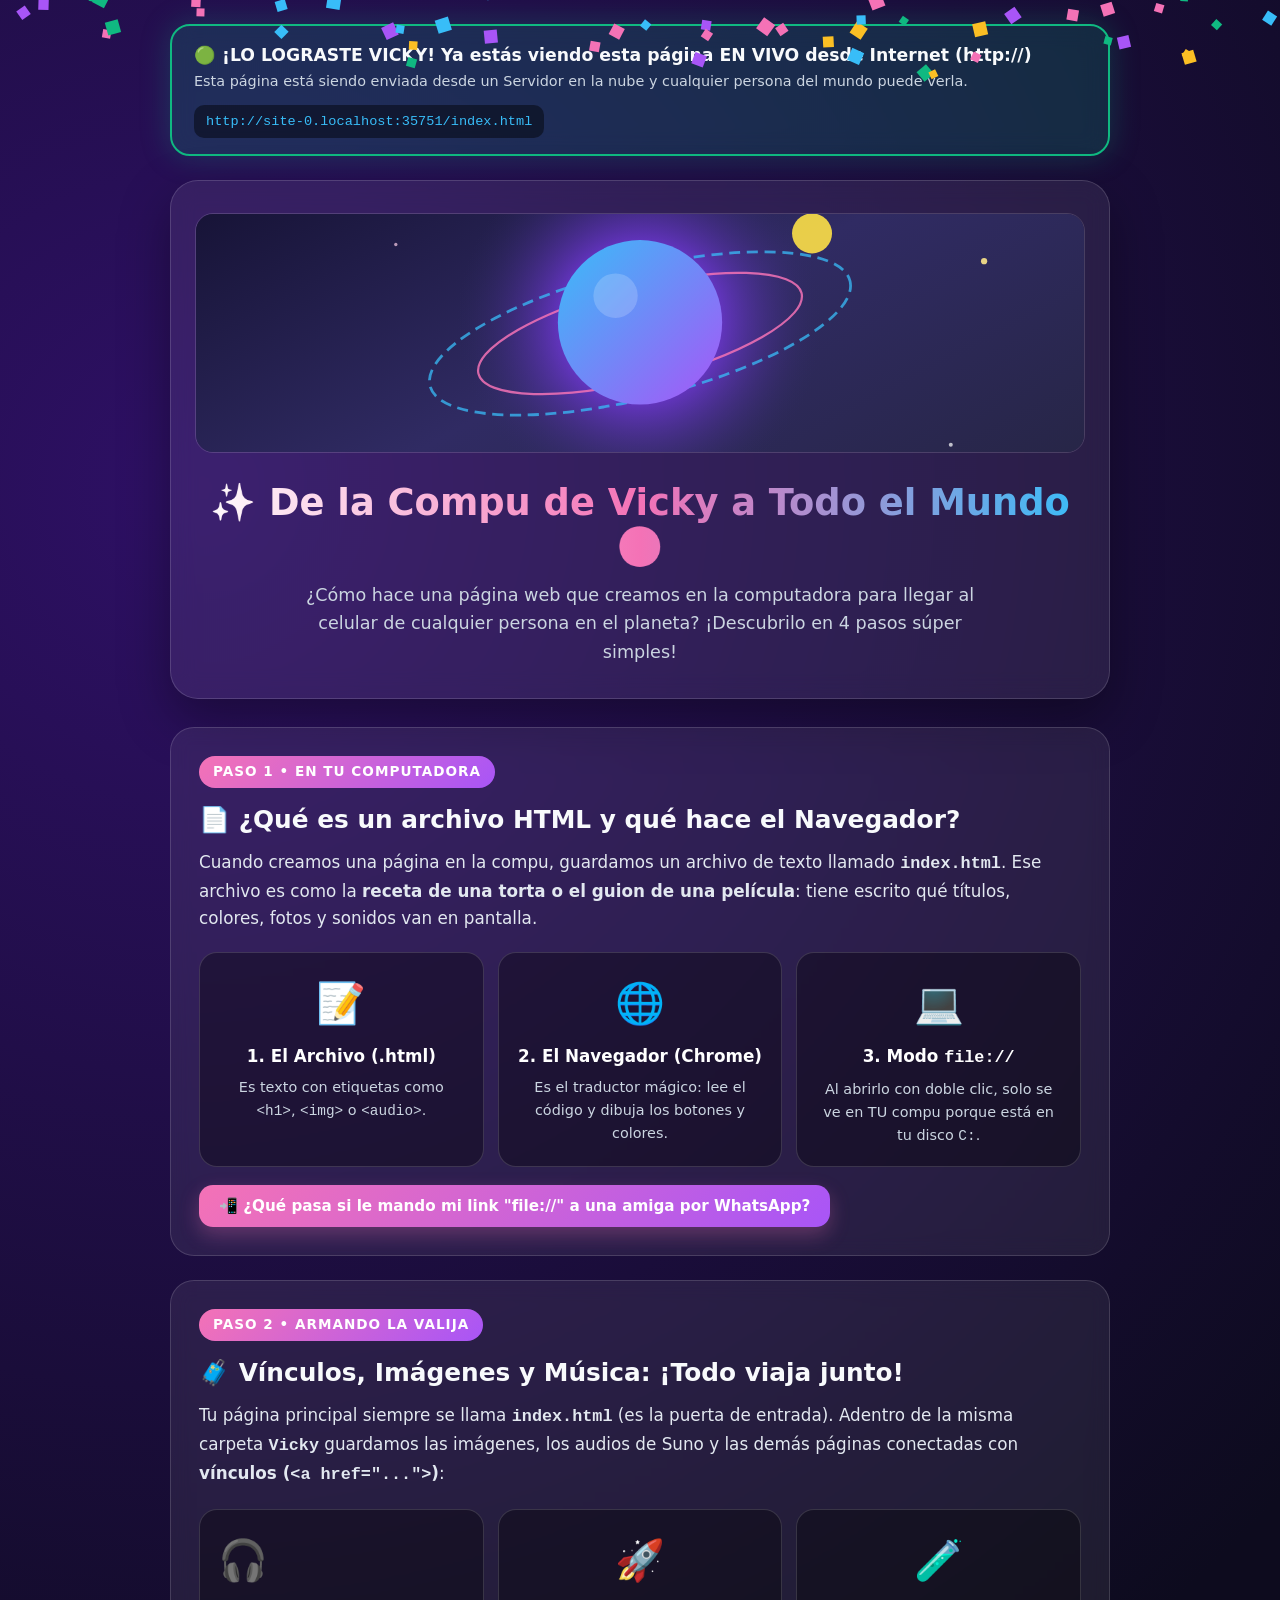
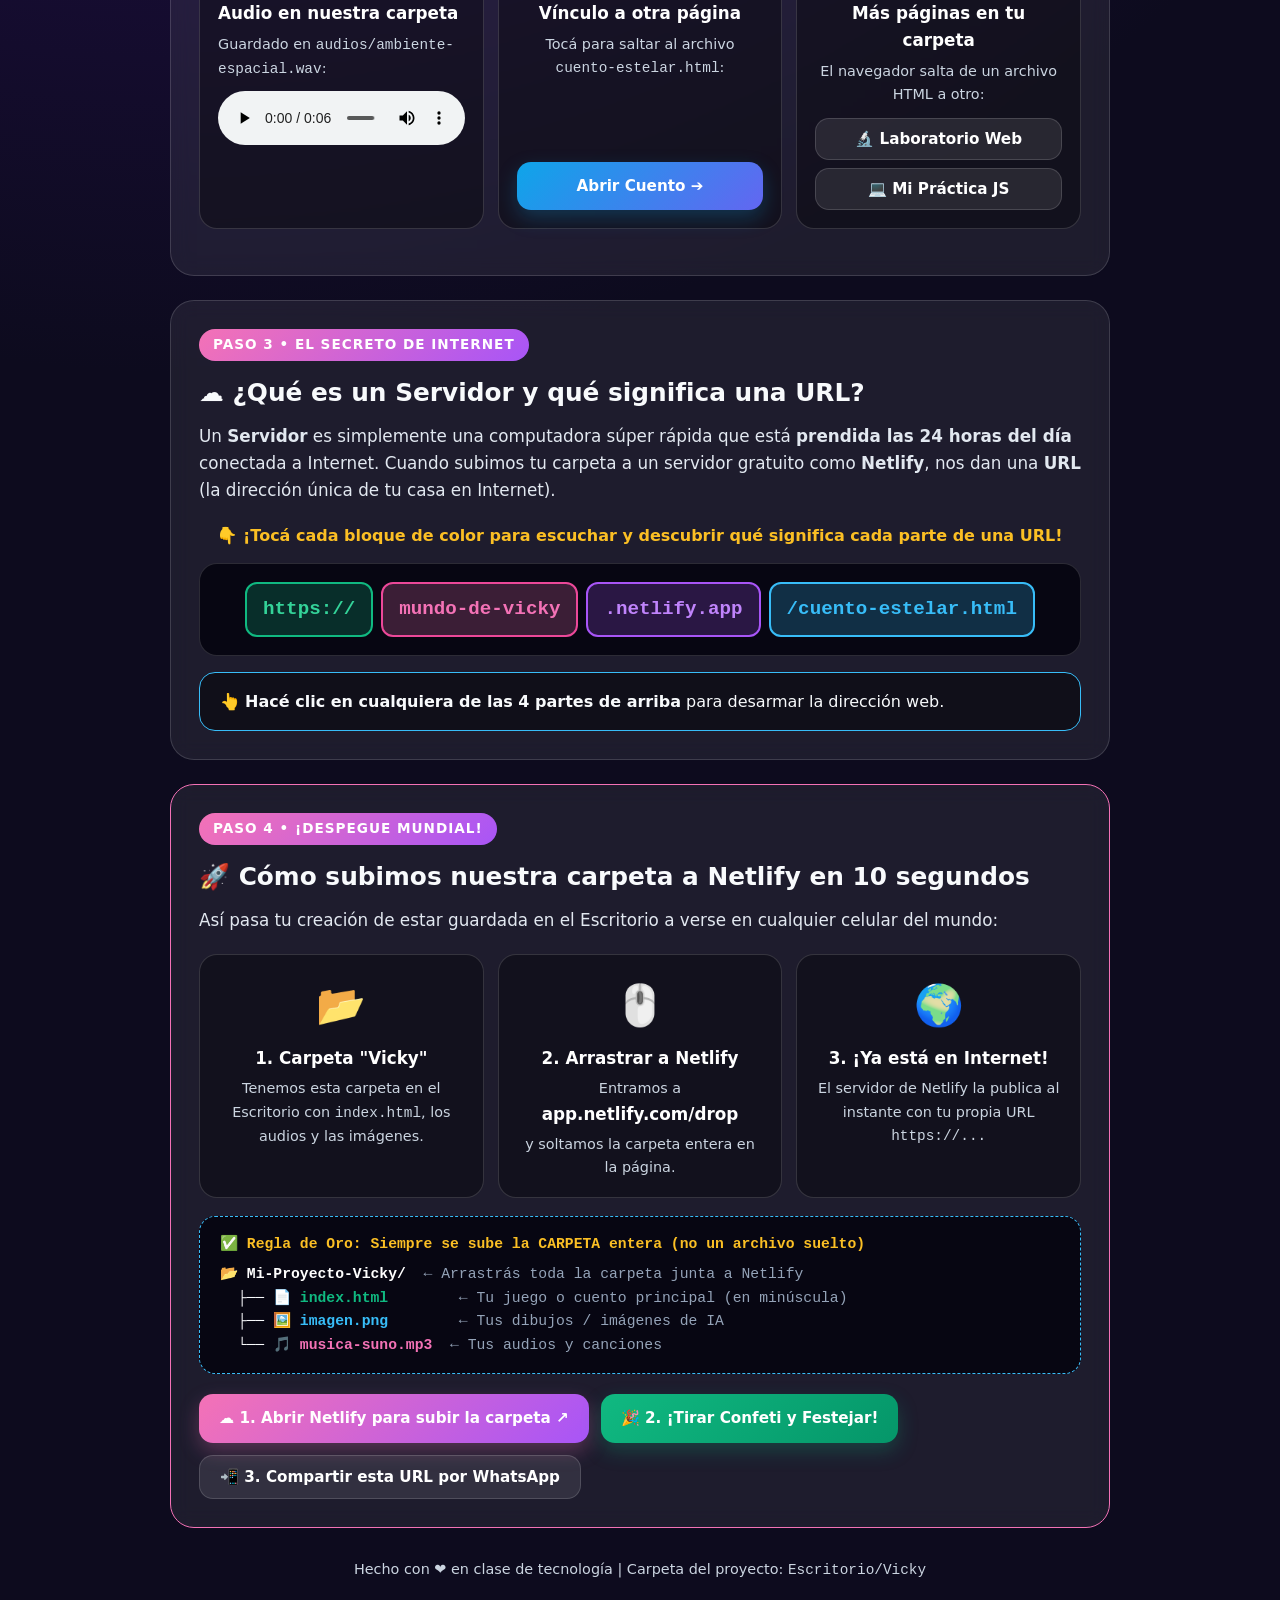
<file: index.html>
<!DOCTYPE html>
<html lang="es">
<head>
  <meta charset="UTF-8">
  <meta name="viewport" content="width=device-width, initial-scale=1.0">
  <title>✨ El Viaje de una Web: De la Compu de Vicky a Internet 🌍</title>
  <style>
    :root {
      --bg-dark: #0d0b1e;
      --card-bg: rgba(255, 255, 255, 0.07);
      --border: rgba(255, 255, 255, 0.15);
      --pink: #f472b6;
      --purple: #a855f7;
      --cyan: #38bdf8;
      --green: #10b981;
      --amber: #fbbf24;
      --text: #f8fafc;
      --muted: #cbd5e1;
    }

    * { box-sizing: border-box; margin: 0; padding: 0; }

    body {
      font-family: 'Segoe UI', system-ui, -apple-system, sans-serif;
      background: radial-gradient(circle at 15% 15%, #2e1065 0%, var(--bg-dark) 50%),
                  radial-gradient(circle at 85% 80%, #0c4a6e 0%, var(--bg-dark) 55%);
      color: var(--text);
      min-height: 100vh;
      padding: 24px 16px 70px;
      line-height: 1.6;
    }

    .contenedor { max-width: 940px; margin: 0 auto; position: relative; z-index: 2; }

    /* Detector Mágico Superior */
    .estado-banner {
      display: flex;
      flex-wrap: wrap;
      align-items: center;
      justify-content: space-between;
      gap: 12px;
      padding: 16px 22px;
      border-radius: 20px;
      margin-bottom: 24px;
      background: rgba(251, 191, 36, 0.14);
      border: 2px solid var(--amber);
      backdrop-filter: blur(12px);
      transition: all 0.3s ease;
    }

    .estado-banner.online {
      background: rgba(16, 185, 129, 0.18);
      border-color: var(--green);
      box-shadow: 0 0 30px rgba(16, 185, 129, 0.25);
    }

    .url-actual-pill {
      font-family: Consolas, monospace;
      font-size: 0.85rem;
      background: rgba(0, 0, 0, 0.45);
      padding: 6px 12px;
      border-radius: 10px;
      color: var(--cyan);
      word-break: break-all;
    }

    /* Encabezado Hero */
    .hero {
      text-align: center;
      background: var(--card-bg);
      border: 1px solid var(--border);
      border-radius: 28px;
      padding: 32px 24px;
      margin-bottom: 28px;
      backdrop-filter: blur(12px);
      box-shadow: 0 20px 50px rgba(0, 0, 0, 0.35);
    }

    .hero img {
      width: 100%;
      max-height: 240px;
      object-fit: cover;
      border-radius: 18px;
      margin-bottom: 20px;
      border: 1px solid var(--border);
    }

    h1 {
      font-size: 2.3rem;
      line-height: 1.2;
      margin-bottom: 12px;
      background: linear-gradient(90deg, #ffffff, var(--pink), var(--cyan));
      -webkit-background-clip: text;
      -webkit-text-fill-color: transparent;
    }

    .hero p {
      font-size: 1.1rem;
      color: var(--muted);
      max-width: 680px;
      margin: 0 auto;
    }

    /* Tarjetas de los 4 Pasos */
    .paso-card {
      background: var(--card-bg);
      border: 1px solid var(--border);
      border-radius: 24px;
      padding: 28px;
      margin-bottom: 24px;
      backdrop-filter: blur(10px);
      position: relative;
    }

    .paso-numero {
      display: inline-block;
      background: linear-gradient(135deg, var(--pink), var(--purple));
      color: #fff;
      font-weight: 800;
      font-size: 0.85rem;
      text-transform: uppercase;
      letter-spacing: 1px;
      padding: 5px 14px;
      border-radius: 999px;
      margin-bottom: 12px;
    }

    .paso-card h2 {
      font-size: 1.55rem;
      margin-bottom: 10px;
    }

    .explicacion-simple {
      font-size: 1.05rem;
      color: #e2e8f0;
      margin-bottom: 20px;
    }

    /* Diagramas visuales para chicos */
    .flujo-visual {
      display: grid;
      grid-template-columns: repeat(auto-fit, minmax(200px, 1fr));
      gap: 14px;
      margin: 18px 0;
    }

    .mini-caja {
      background: rgba(0, 0, 0, 0.35);
      border: 1px solid var(--border);
      border-radius: 18px;
      padding: 18px;
      text-align: center;
      transition: transform 0.2s ease, border-color 0.2s ease;
    }

    .mini-caja:hover {
      transform: translateY(-4px);
      border-color: var(--pink);
    }

    .mini-caja .icono {
      font-size: 2.5rem;
      margin-bottom: 8px;
      display: block;
    }

    .mini-caja strong {
      display: block;
      font-size: 1.05rem;
      margin-bottom: 6px;
      color: #fff;
    }

    .mini-caja p {
      font-size: 0.9rem;
      color: var(--muted);
    }

    /* Botones interactivos */
    .btn {
      display: inline-flex;
      align-items: center;
      gap: 8px;
      font-family: inherit;
      font-weight: 700;
      font-size: 0.95rem;
      padding: 12px 20px;
      border-radius: 14px;
      border: none;
      cursor: pointer;
      text-decoration: none;
      color: #fff;
      background: linear-gradient(135deg, var(--pink), var(--purple));
      box-shadow: 0 8px 20px rgba(244, 114, 182, 0.28);
      transition: transform 0.15s ease, opacity 0.15s ease;
    }

    .btn:hover { transform: scale(1.03); opacity: 0.95; }
    .btn-cyan { background: linear-gradient(135deg, #0ea5e9, #6366f1); box-shadow: 0 8px 20px rgba(14, 165, 233, 0.25); }
    .btn-green { background: linear-gradient(135deg, #10b981, #059669); box-shadow: 0 8px 20px rgba(16, 185, 129, 0.25); }
    .btn-outline { background: rgba(255,255,255,0.09); border: 1px solid var(--border); box-shadow: none; }

    /* Caja respuesta interactiva */
    .respuesta-box {
      margin-top: 16px;
      padding: 16px 20px;
      border-radius: 16px;
      background: rgba(0, 0, 0, 0.45);
      border: 1px solid var(--cyan);
      display: none;
      animation: aparecer 0.25s ease;
    }

    @keyframes aparecer {
      from { opacity: 0; transform: translateY(6px); }
      to { opacity: 1; transform: translateY(0); }
    }

    /* Desarmador de URL */
    .url-juguete {
      display: flex;
      flex-wrap: wrap;
      gap: 8px;
      justify-content: center;
      background: #070612;
      padding: 18px;
      border-radius: 18px;
      border: 1px solid var(--border);
      margin: 14px 0;
    }

    .pieza-url {
      font-family: Consolas, monospace;
      font-size: 1.2rem;
      font-weight: 700;
      padding: 10px 16px;
      border-radius: 12px;
      cursor: pointer;
      transition: transform 0.15s ease;
    }

    .pieza-url:hover { transform: scale(1.07); }
    .u-1 { background: rgba(16, 185, 129, 0.22); color: #34d399; border: 2px solid #10b981; }
    .u-2 { background: rgba(244, 114, 182, 0.22); color: #f472b6; border: 2px solid #ec4899; }
    .u-3 { background: rgba(168, 85, 247, 0.22); color: #c084fc; border: 2px solid #a855f7; }
    .u-4 { background: rgba(56, 189, 248, 0.22); color: #38bdf8; border: 2px solid #38bdf8; }

    audio {
      width: 100%;
      margin-top: 10px;
      border-radius: 12px;
    }

    footer {
      text-align: center;
      color: var(--muted);
      font-size: 0.9rem;
      margin-top: 30px;
    }

    #confetti {
      position: fixed;
      inset: 0;
      pointer-events: none;
      z-index: 999;
    }
  </style>
</head>
<body>

  <canvas id="confetti"></canvas>

  <div class="contenedor">

    <!-- 🚦 DETECTOR MÁGICO: Cambia solo cuando lo suben a Netlify -->
    <div class="estado-banner" id="banner-estado">
      <div>
        <div id="titulo-estado" style="font-weight: 800; font-size: 1.08rem;">
          🟠 MODO ACTUAL: Viendo el archivo desde la Compu (file://)
        </div>
        <div id="sub-estado" style="font-size: 0.9rem; color: var(--muted);">
          Todavía vive solo en este disco rígido. ¡Cuando lo subamos a Netlify este cartel se pondrá verde!
        </div>
      </div>
      <div class="url-actual-pill" id="mi-direccion"></div>
    </div>

    <!-- 🌟 PORTADA -->
    <header class="hero">
      <img src="imagenes/portada-galaxia.svg" alt="Universo Digital de Vicky">
      <h1>✨ De la Compu de Vicky a Todo el Mundo 🌍</h1>
      <p>
        ¿Cómo hace una página web que creamos en la computadora para llegar al celular de cualquier persona en el planeta? ¡Descubrilo en 4 pasos súper simples!
      </p>
    </header>

    <!-- =====================================================================
         PASO 1: EL HTML EN TU PC Y EL NAVEGADOR
         ===================================================================== -->
    <section class="paso-card">
      <span class="paso-numero">Paso 1 • En tu Computadora</span>
      <h2>📄 ¿Qué es un archivo HTML y qué hace el Navegador?</h2>
      <p class="explicacion-simple">
        Cuando creamos una página en la compu, guardamos un archivo de texto llamado <strong><code>index.html</code></strong>. Ese archivo es como la <strong>receta de una torta o el guion de una película</strong>: tiene escrito qué títulos, colores, fotos y sonidos van en pantalla.
      </p>

      <div class="flujo-visual">
        <div class="mini-caja">
          <span class="icono">📝</span>
          <strong>1. El Archivo (.html)</strong>
          <p>Es texto con etiquetas como <code>&lt;h1&gt;</code>, <code>&lt;img&gt;</code> o <code>&lt;audio&gt;</code>.</p>
        </div>
        <div class="mini-caja">
          <span class="icono">🌐</span>
          <strong>2. El Navegador (Chrome)</strong>
          <p>Es el traductor mágico: lee el código y dibuja los botones y colores.</p>
        </div>
        <div class="mini-caja">
          <span class="icono">💻</span>
          <strong>3. Modo <code>file://</code></strong>
          <p>Al abrirlo con doble clic, solo se ve en TU compu porque está en tu disco <code>C:</code>.</p>
        </div>
      </div>

      <button class="btn" onclick="mostrarWhatsApp()">
        📲 ¿Qué pasa si le mando mi link "file://" a una amiga por WhatsApp?
      </button>

      <div class="respuesta-box" id="box-whatsapp">
        <strong style="color: #f87171; font-size: 1.05rem;">❌ ¡No le va a abrir! (Error: Archivo no encontrado)</strong>
        <p style="margin-top: 6px; color: #e2e8f0;">
          Cuando el link empieza con <code>file:///C:/Users/.../Vicky/index.html</code>, le está diciendo al celular de tu amiga: <em>"Buscá adentro de tu propio teléfono la carpeta C:/Users..."</em>. ¡Como el celular de ella no tiene el disco de tu compu, necesitamos subirlo a un <strong>Servidor en Internet</strong>!
        </p>
      </div>
    </section>

    <!-- =====================================================================
         PASO 2: LA CARPETA CON VÍNCULOS, IMÁGENES Y AUDIOS
         ===================================================================== -->
    <section class="paso-card">
      <span class="paso-numero">Paso 2 • Armando la Valija</span>
      <h2>🧳 Vínculos, Imágenes y Música: ¡Todo viaja junto!</h2>
      <p class="explicacion-simple">
        Tu página principal siempre se llama <strong><code>index.html</code></strong> (es la puerta de entrada). Adentro de la misma carpeta <strong><code>Vicky</code></strong> guardamos las imágenes, los audios de Suno y las demás páginas conectadas con <strong>vínculos (<code>&lt;a href="..."&gt;</code>)</strong>:
      </p>

      <div class="flujo-visual">
        <!-- Audio en vivo -->
        <div class="mini-caja" style="text-align: left;">
          <span class="icono">🎧</span>
          <strong>Audio en nuestra carpeta</strong>
          <p>Guardado en <code>audios/ambiente-espacial.wav</code>:</p>
          <audio controls src="audios/ambiente-espacial.wav"></audio>
        </div>

        <!-- Vínculo a Cuento Interactivo -->
        <div class="mini-caja" style="display:flex; flex-direction:column; justify-content:space-between;">
          <div>
            <span class="icono">🚀</span>
            <strong>Vínculo a otra página</strong>
            <p style="margin-bottom: 12px;">Tocá para saltar al archivo <code>cuento-estelar.html</code>:</p>
          </div>
          <a class="btn btn-cyan" href="cuento-estelar.html" style="justify-content:center;">Abrir Cuento ➔</a>
        </div>

        <!-- Vínculo al Laboratorio y Práctica JS -->
        <div class="mini-caja" style="display:flex; flex-direction:column; justify-content:space-between;">
          <div>
            <span class="icono">🧪</span>
            <strong>Más páginas en tu carpeta</strong>
            <p style="margin-bottom: 12px;">El navegador salta de un archivo HTML a otro:</p>
          </div>
          <div style="display:flex; flex-direction:column; gap:8px;">
            <a class="btn btn-outline" href="laboratorio.html" style="justify-content:center; padding:8px;">🔬 Laboratorio Web</a>
            <a class="btn btn-outline" href="practica-js-vicky.html" style="justify-content:center; padding:8px;">💻 Mi Práctica JS</a>
          </div>
        </div>
      </div>
    </section>

    <!-- =====================================================================
         PASO 3: QUÉ ES UN SERVIDOR Y UNA URL
         ===================================================================== -->
    <section class="paso-card">
      <span class="paso-numero">Paso 3 • El Secreto de Internet</span>
      <h2>☁️ ¿Qué es un Servidor y qué significa una URL?</h2>
      <p class="explicacion-simple">
        Un <strong>Servidor</strong> es simplemente una computadora súper rápida que está <strong>prendida las 24 horas del día</strong> conectada a Internet. Cuando subimos tu carpeta a un servidor gratuito como <strong>Netlify</strong>, nos dan una <strong>URL</strong> (la dirección única de tu casa en Internet).
      </p>

      <p style="text-align:center; color: var(--amber); font-weight: 700; margin-bottom: 8px;">
        👇 ¡Tocá cada bloque de color para escuchar y descubrir qué significa cada parte de una URL!
      </p>

      <div class="url-juguete">
        <span class="pieza-url u-1" onclick="explicarPieza(1)">https://</span>
        <span class="pieza-url u-2" onclick="explicarPieza(2)">mundo-de-vicky</span>
        <span class="pieza-url u-3" onclick="explicarPieza(3)">.netlify.app</span>
        <span class="pieza-url u-4" onclick="explicarPieza(4)">/cuento-estelar.html</span>
      </div>

      <div class="respuesta-box" id="box-url" style="display:block;">
        👆 <strong>Hacé clic en cualquiera de las 4 partes de arriba</strong> para desarmar la dirección web.
      </div>
    </section>

    <!-- =====================================================================
         PASO 4: DE LA COMPU A NETLIFY Y A TODO EL PLANETA
         ===================================================================== -->
    <section class="paso-card" style="border-color: var(--pink);">
      <span class="paso-numero">Paso 4 • ¡Despegue Mundial!</span>
      <h2>🚀 Cómo subimos nuestra carpeta a Netlify en 10 segundos</h2>
      <p class="explicacion-simple">
        Así pasa tu creación de estar guardada en el Escritorio a verse en cualquier celular del mundo:
      </p>

      <div class="flujo-visual">
        <div class="mini-caja">
          <span class="icono">📂</span>
          <strong>1. Carpeta "Vicky"</strong>
          <p>Tenemos esta carpeta en el Escritorio con <code>index.html</code>, los audios y las imágenes.</p>
        </div>
        <div class="mini-caja">
          <span class="icono">🖱️</span>
          <strong>2. Arrastrar a Netlify</strong>
          <p>Entramos a <strong>app.netlify.com/drop</strong> y soltamos la carpeta entera en la página.</p>
        </div>
        <div class="mini-caja">
          <span class="icono">🌍</span>
          <strong>3. ¡Ya está en Internet!</strong>
          <p>El servidor de Netlify la publica al instante con tu propia URL <code>https://...</code></p>
        </div>
      </div>

      <div style="background:#070612; border:1px dashed var(--cyan); border-radius:16px; padding:16px 20px; margin: 18px 0; font-family:Consolas,monospace; font-size:0.92rem;">
        <div style="color:var(--amber); font-weight:700; margin-bottom:6px;">✅ Regla de Oro: Siempre se sube la CARPETA entera (no un archivo suelto)</div>
        📂 <strong style="color:#fff;">Mi-Proyecto-Vicky/</strong> &nbsp;<span style="color:#94a3b8;">← Arrastrás toda la carpeta junta a Netlify</span><br>
        &nbsp;&nbsp;├── 📄 <strong style="color:#10b981;">index.html</strong> &nbsp;&nbsp;&nbsp;&nbsp;&nbsp;&nbsp;&nbsp;<span style="color:#94a3b8;">← Tu juego o cuento principal (en minúscula)</span><br>
        &nbsp;&nbsp;├── 🖼️ <strong style="color:#38bdf8;">imagen.png</strong> &nbsp;&nbsp;&nbsp;&nbsp;&nbsp;&nbsp;&nbsp;<span style="color:#94a3b8;">← Tus dibujos / imágenes de IA</span><br>
        &nbsp;&nbsp;└── 🎵 <strong style="color:#f472b6;">musica-suno.mp3</strong> &nbsp;<span style="color:#94a3b8;">← Tus audios y canciones</span>
      </div>

      <div style="display:flex; flex-wrap:wrap; gap:12px; margin-top: 20px;">
        <a class="btn" href="https://app.netlify.com" target="_blank">
          ☁️ 1. Abrir Netlify para subir la carpeta ↗
        </a>
        <button class="btn btn-green" onclick="festejarConConfeti()">
          🎉 2. ¡Tirar Confeti y Festejar!
        </button>
        <button class="btn btn-outline" onclick="compartirPorWhatsApp()">
          📲 3. Compartir esta URL por WhatsApp
        </button>
      </div>
    </section>

    <footer>
      Hecho con ❤️ en clase de tecnología | Carpeta del proyecto: <code>Escritorio/Vicky</code>
    </footer>

  </div>

  <script>
    // Sonidos musicales suaves generados en el navegador
    let ctx = null;
    function sonarNota(freq, dur = 0.2, delay = 0) {
      try {
        if (!ctx) ctx = new (window.AudioContext || window.webkitAudioContext)();
        if (ctx.state === 'suspended') ctx.resume();
        const osc = ctx.createOscillator();
        const gain = ctx.createGain();
        osc.type = 'triangle';
        osc.frequency.setValueAtTime(freq, ctx.currentTime + delay);
        gain.gain.setValueAtTime(0.001, ctx.currentTime + delay);
        gain.gain.exponentialRampToValueAtTime(0.16, ctx.currentTime + delay + 0.02);
        gain.gain.exponentialRampToValueAtTime(0.0001, ctx.currentTime + delay + dur);
        osc.connect(gain);
        gain.connect(ctx.destination);
        osc.start(ctx.currentTime + delay);
        osc.stop(ctx.currentTime + delay + dur + 0.02);
      } catch (e) {}
    }

    function mostrarWhatsApp() {
      sonarNota(220, 0.18, 0);
      sonarNota(175, 0.25, 0.14);
      document.getElementById('box-whatsapp').style.display = 'block';
    }

    function explicarPieza(num) {
      const box = document.getElementById('box-url');
      const Textos = {
        1: {
          nota: 523.25,
          titulo: '🔒 1. Protocolo Seguro (https://)',
          desc: 'Le dice al navegador que ya NO busque en tu disco rígido (file://), sino que pida la página por Internet con candadito de seguridad.'
        },
        2: {
          nota: 659.25,
          titulo: '✨ 2. Tu Nombre en Internet (mundo-de-vicky)',
          desc: 'Es el nombre único que vos elegís para tu proyecto (sin espacios, usando guiones).'
        },
        3: {
          nota: 783.99,
          titulo: '☁️ 3. El Servidor que te aloja (.netlify.app)',
          desc: 'Es el apellido del servidor gratuito donde vive guardada tu carpeta las 24 horas.'
        },
        4: {
          nota: 1046.50,
          titulo: '📄 4. El Archivo que estás abriendo (/cuento-estelar.html)',
          desc: 'Indica qué página de tu carpeta querés ver. Si no escribís nada al final, el servidor abre automáticamente tu index.html.'
        }
      };
      const item = Textos[num];
      sonarNota(item.nota, 0.25, 0);
      box.innerHTML = `<strong style="color: #f472b6; font-size: 1.08rem;">${item.titulo}</strong><p style="margin-top:5px; color:#e2e8f0;">${item.desc}</p>`;
    }

    function festejarConConfeti() {
      [523.25, 659.25, 783.99, 1046.50].forEach((n, i) => sonarNota(n, 0.3, i * 0.11));
      const canvas = document.getElementById('confetti');
      const c = canvas.getContext('2d');
      canvas.width = window.innerWidth;
      canvas.height = window.innerHeight;
      const colores = ['#f472b6', '#a855f7', '#38bdf8', '#10b981', '#fbbf24'];
      const piezas = Array.from({ length: 120 }, () => ({
        x: Math.random() * canvas.width,
        y: -20 - Math.random() * 180,
        tam: 7 + Math.random() * 7,
        col: colores[Math.floor(Math.random() * colores.length)],
        vy: 3 + Math.random() * 4,
        vx: -2 + Math.random() * 4,
        rot: Math.random() * Math.PI
      }));
      let f = 0;
      function animar() {
        c.clearRect(0, 0, canvas.width, canvas.height);
        piezas.forEach(p => {
          p.x += p.vx;
          p.y += p.vy;
          p.rot += 0.08;
          c.save();
          c.translate(p.x, p.y);
          c.rotate(p.rot);
          c.fillStyle = p.col;
          c.fillRect(-p.tam / 2, -p.tam / 2, p.tam, p.tam);
          c.restore();
        });
        if (++f < 190) requestAnimationFrame(animar);
        else c.clearRect(0, 0, canvas.width, canvas.height);
      }
      animar();
    }

    function compartirPorWhatsApp() {
      const url = window.location.href;
      const msg = encodeURIComponent('¡Mirá la página web que hicimos y subimos a Internet! 🚀✨ ' + url);
      window.open('https://wa.me/?text=' + msg, '_blank');
    }

    function detectarNombreArchivo(inputEl, targetInputId, nombreSugerido) {
      if (!inputEl.files || !inputEl.files[0]) return;
      const nombreReal = inputEl.files[0].name;
      const aviso = document.getElementById('aviso-nombre');
      if (nombreReal.toLowerCase() === 'index.html') {
        document.getElementById(targetInputId).value = nombreSugerido;
        aviso.style.display = 'block';
        aviso.innerHTML = `⚠️ <strong>¡Atención!</strong> El archivo que elegiste se llama <code>index.html</code>. Como la portada principal ya se llama <code>index.html</code>, cambiále el nombre a tu archivo por <strong><code>${nombreSugerido}</code></strong> cuando lo guardes en la carpeta.`;
      } else {
        document.getElementById(targetInputId).value = nombreReal;
        aviso.style.display = 'none';
      }
      sonarNota(659.25, 0.2, 0);
    }

    function descargarPortadaVicky() {
      const titulo = document.getElementById('gen-titulo').value.trim() || 'El Portal de Vicky';
      let archivoCuento = document.getElementById('gen-cuento').value.trim() || 'cuento.html';
      let archivoJuego = document.getElementById('gen-juego').value.trim() || 'juego.html';
      if (!archivoCuento.endsWith('.html')) archivoCuento += '.html';
      if (!archivoJuego.endsWith('.html')) archivoJuego += '.html';

      const htmlGenerado = `<!DOCTYPE html>
<html lang="es">
<head>
  <meta charset="UTF-8">
  <meta name="viewport" content="width=device-width, initial-scale=1.0">
  <title>${titulo}</title>
  <style>
    * { box-sizing: border-box; margin: 0; padding: 0; }
    body {
      font-family: 'Segoe UI', system-ui, sans-serif;
      background: radial-gradient(circle at top, #3b0764, #0f172a 70%);
      color: #f8fafc;
      min-height: 100vh;
      display: flex;
      align-items: center;
      justify-content: center;
      padding: 24px;
      text-align: center;
    }
    .portal {
      max-width: 720px;
      width: 100%;
      background: rgba(255,255,255,0.08);
      border: 1px solid rgba(255,255,255,0.18);
      border-radius: 28px;
      padding: 36px 24px;
      backdrop-filter: blur(12px);
      box-shadow: 0 20px 50px rgba(0,0,0,0.4);
    }
    h1 {
      font-size: 2.3rem;
      margin-bottom: 10px;
      background: linear-gradient(90deg, #fff, #f472b6, #38bdf8);
      -webkit-background-clip: text;
      -webkit-text-fill-color: transparent;
    }
    p.sub { color: #cbd5e1; margin-bottom: 28px; font-size: 1.1rem; }
    .tarjetas {
      display: grid;
      grid-template-columns: repeat(auto-fit, minmax(240px, 1fr));
      gap: 18px;
    }
    .card {
      background: rgba(0,0,0,0.35);
      border: 1px solid rgba(255,255,255,0.15);
      border-radius: 20px;
      padding: 24px;
      transition: transform 0.2s;
    }
    .card:hover { transform: translateY(-5px); border-color: #f472b6; }
    .icono { font-size: 3rem; margin-bottom: 10px; display: block; }
    .btn {
      display: inline-block;
      margin-top: 14px;
      padding: 12px 22px;
      border-radius: 14px;
      text-decoration: none;
      color: #fff;
      font-weight: 700;
      background: linear-gradient(135deg, #ec4899, #8b5cf6);
    }
    .btn-juego { background: linear-gradient(135deg, #0ea5e9, #10b981); }
  </style>
</head>
<body>
  <main class="portal">
    <h1>✨ ${titulo} ✨</h1>
    <p class="sub">¡Bienvenidos a mi sitio web oficial en Internet! Elegí una aventura:</p>
    <div class="tarjetas">
      <div class="card">
        <span class="icono">📖</span>
        <h2>Mi Cuento Interactivo</h2>
        <p style="color:#cbd5e1; font-size:0.92rem; margin-top:6px;">Entrá a leer y elegir tu propio camino en la historia.</p>
        <a class="btn" href="${archivoCuento}">Abrir Cuento ➔</a>
      </div>
      <div class="card">
        <span class="icono">🎮</span>
        <h2>Mi Videojuego</h2>
        <p style="color:#cbd5e1; font-size:0.92rem; margin-top:6px;">Jugá directamente desde el navegador de tu compu o celular.</p>
        <a class="btn btn-juego" href="${archivoJuego}">Jugar Ahora ➔</a>
      </div>
    </div>
  </main>
</body>
</html>`;

      const blob = new Blob([htmlGenerado], { type: 'text/html;charset=utf-8' });
      const link = document.createElement('a');
      link.href = URL.createObjectURL(blob);
      link.download = 'index.html';
      link.click();
      festejarConConfeti();
    }

    // Detector automático de si está en la PC (file://) o ya subida a Netlify (https://)
    window.addEventListener('DOMContentLoaded', () => {
      const proto = window.location.protocol;
      const host = window.location.hostname;
      const banner = document.getElementById('banner-estado');
      const titulo = document.getElementById('titulo-estado');
      const sub = document.getElementById('sub-estado');
      document.getElementById('mi-direccion').textContent = window.location.href;

      if (proto === 'https:' || (proto === 'http:' && host !== 'localhost' && host !== '127.0.0.1')) {
        banner.classList.add('online');
        titulo.innerHTML = '🟢 ¡LO LOGRASTE VICKY! Ya estás viendo esta página EN VIVO desde Internet (' + proto + '//)';
        sub.innerHTML = 'Esta página está siendo enviada desde un Servidor en la nube y cualquier persona del mundo puede verla.';
        setTimeout(festejarConConfeti, 400);
      } else if (proto === 'http:') {
        banner.style.borderColor = '#38bdf8';
        banner.style.background = 'rgba(56, 189, 248, 0.16)';
        titulo.innerHTML = '🔵 MODO SERVIDOR LOCAL (http://localhost)';
        sub.innerHTML = 'Tu computadora está actuando como servidor de prueba antes de subirlo a Netlify.';
      }
    });
  </script>
</body>
</html>
</file>
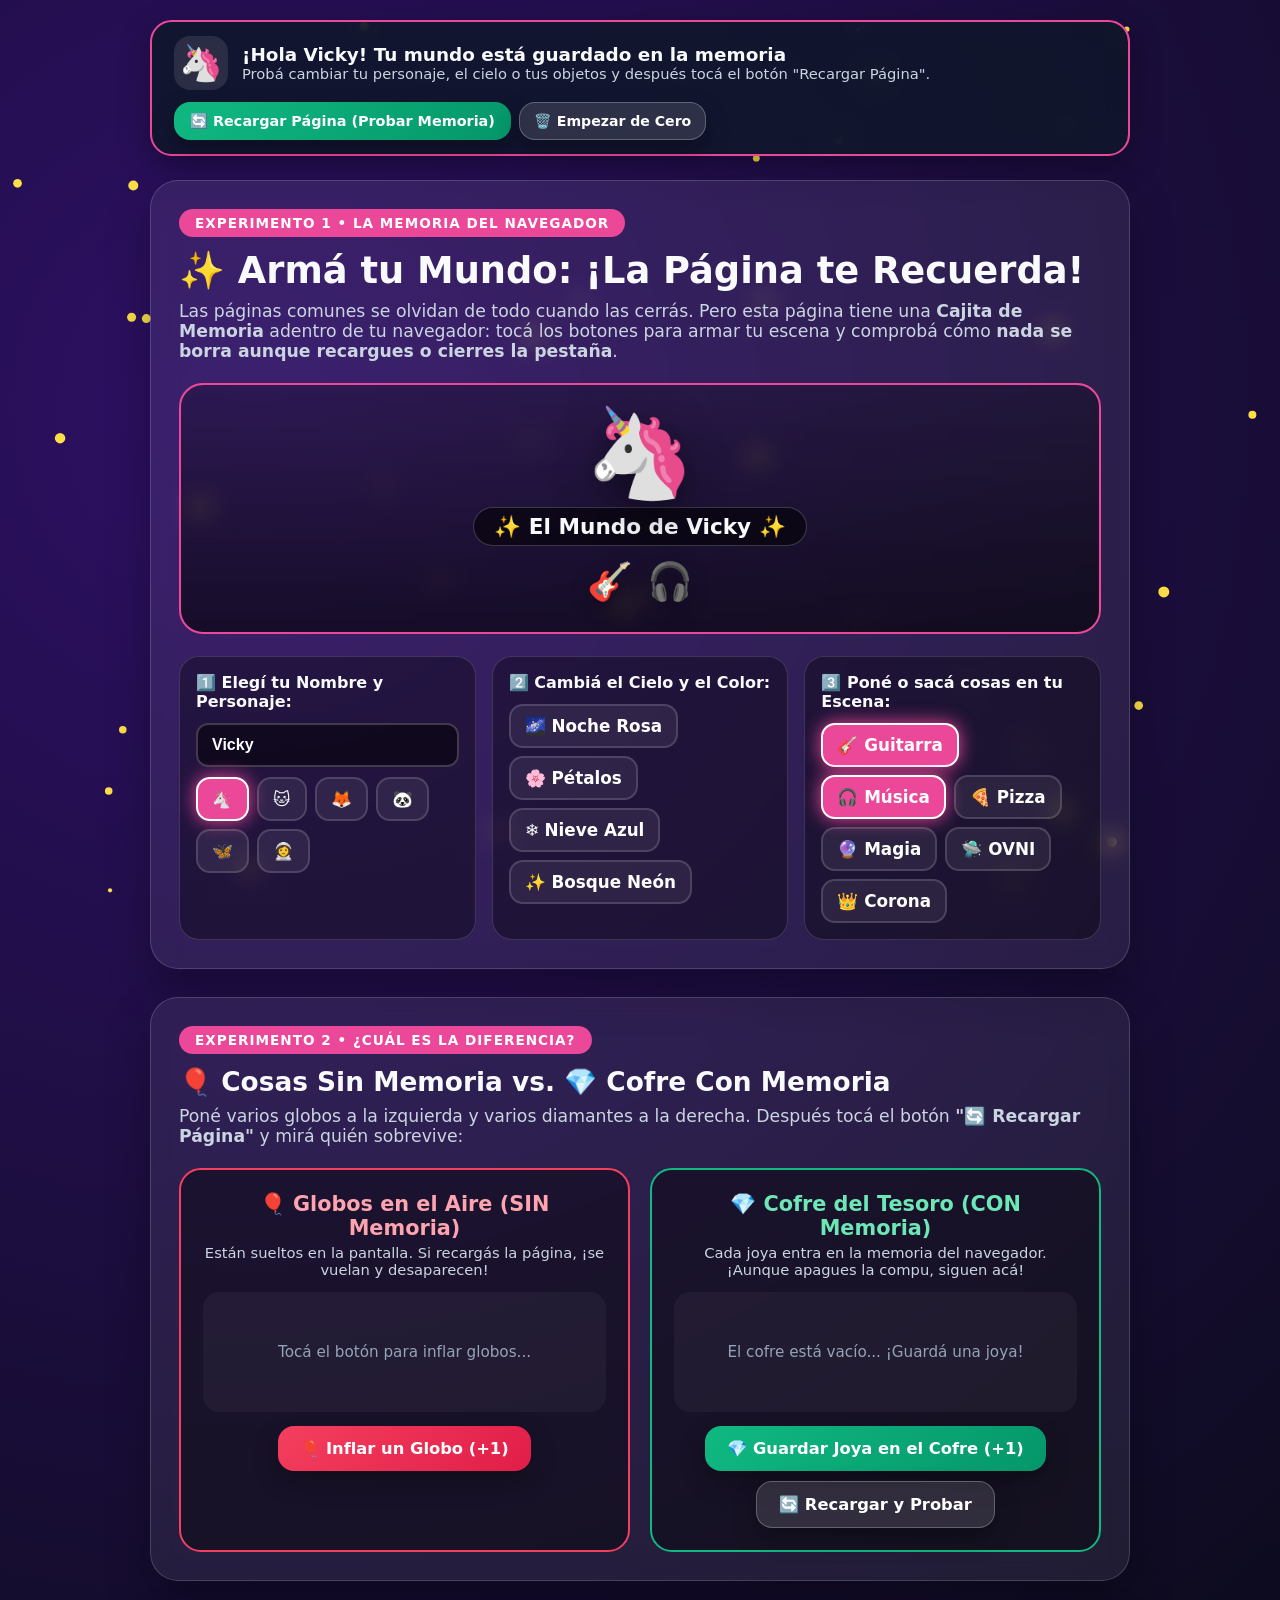
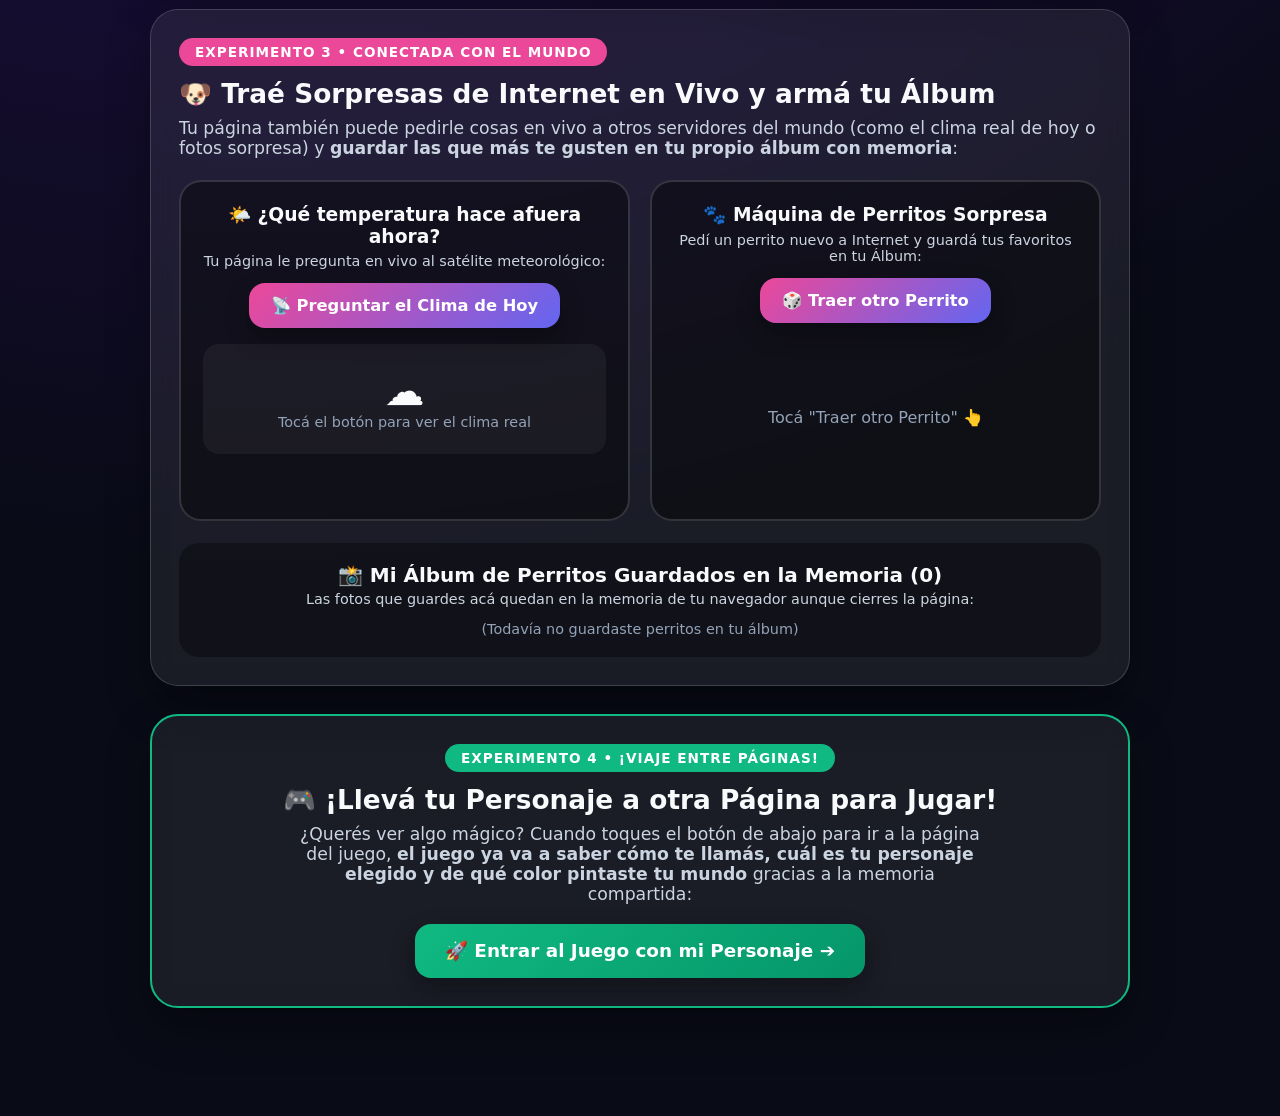
<file: clase-2-memoria-y-datos/index.html>
<!DOCTYPE html>
<html lang="es">
<head>
  <meta charset="UTF-8">
  <meta name="viewport" content="width=device-width, initial-scale=1.0">
  <title>✨ Mundo con Memoria: Todo lo que tocás queda guardado</title>
  <style>
    :root {
      --acento: #ec4899;
      --fondo-1: #2e1065;
      --fondo-2: #090b16;
    }

    * { box-sizing: border-box; margin: 0; padding: 0; }

    body {
      font-family: 'Segoe UI', system-ui, -apple-system, sans-serif;
      background: radial-gradient(circle at 20% 15%, var(--fondo-1) 0%, var(--fondo-2) 70%);
      color: #f8fafc;
      min-height: 100vh;
      padding: 20px 16px 80px;
      transition: background 0.5s ease;
      overflow-x: hidden;
    }

    #lienzo-clima {
      position: fixed;
      inset: 0;
      pointer-events: none;
      z-index: 0;
    }

    .contenedor {
      max-width: 980px;
      margin: 0 auto;
      position: relative;
      z-index: 2;
    }

    /* Barra superior visual de estado de la memoria */
    .barra-top {
      display: flex;
      flex-wrap: wrap;
      align-items: center;
      justify-content: space-between;
      gap: 12px;
      background: rgba(15, 23, 42, 0.85);
      border: 2px solid var(--acento);
      border-radius: 22px;
      padding: 14px 22px;
      margin-bottom: 24px;
      backdrop-filter: blur(12px);
      box-shadow: 0 10px 30px rgba(0,0,0,0.35);
    }

    .estado-izq {
      display: flex;
      align-items: center;
      gap: 14px;
    }

    .icono-estado {
      font-size: 2.2rem;
      background: rgba(255,255,255,0.1);
      width: 54px;
      height: 54px;
      border-radius: 16px;
      display: flex;
      align-items: center;
      justify-content: center;
    }

    /* Tarjetas grandes */
    .bloque {
      background: rgba(255, 255, 255, 0.07);
      border: 1px solid rgba(255, 255, 255, 0.16);
      border-radius: 28px;
      padding: 28px;
      margin-bottom: 28px;
      backdrop-filter: blur(12px);
      box-shadow: 0 20px 45px rgba(0,0,0,0.3);
    }

    .paso-pill {
      display: inline-block;
      background: var(--acento);
      color: #fff;
      font-weight: 800;
      font-size: 0.85rem;
      text-transform: uppercase;
      letter-spacing: 1px;
      padding: 6px 16px;
      border-radius: 999px;
      margin-bottom: 12px;
    }

    h1 {
      font-size: 2.3rem;
      line-height: 1.2;
      margin-bottom: 8px;
    }

    h2 {
      font-size: 1.65rem;
      margin-bottom: 8px;
    }

    .bajada {
      color: #cbd5e1;
      font-size: 1.08rem;
      margin-bottom: 22px;
    }

    /* ESCENA VISUAL INTERACTIVA DEL CUARTO / MUNDO */
    .escenario-mundo {
      position: relative;
      min-height: 250px;
      border-radius: 24px;
      background: linear-gradient(180deg, rgba(0,0,0,0.25) 0%, rgba(0,0,0,0.6) 100%);
      border: 2px solid var(--acento);
      display: flex;
      flex-direction: column;
      align-items: center;
      justify-content: center;
      padding: 24px;
      margin-bottom: 22px;
      overflow: hidden;
      transition: all 0.4s ease;
    }

    .personaje-gigante {
      font-size: 5.5rem;
      line-height: 1;
      filter: drop-shadow(0 12px 20px rgba(0,0,0,0.5));
      animation: flotar 3s ease-in-out infinite;
      cursor: pointer;
      user-select: none;
    }

    @keyframes flotar {
      0%, 100% { transform: translateY(0px) scale(1); }
      50% { transform: translateY(-10px) scale(1.05); }
    }

    .nombre-en-escena {
      margin-top: 10px;
      font-size: 1.35rem;
      font-weight: 800;
      background: rgba(0,0,0,0.55);
      padding: 6px 20px;
      border-radius: 999px;
      border: 1px solid rgba(255,255,255,0.2);
    }

    .fila-stickers-escena {
      display: flex;
      gap: 14px;
      flex-wrap: wrap;
      justify-content: center;
      margin-top: 14px;
      min-height: 48px;
    }

    .sticker-item {
      font-size: 2.3rem;
      animation: saltar 0.35s ease;
      filter: drop-shadow(0 5px 10px rgba(0,0,0,0.4));
    }

    @keyframes saltar {
      0% { transform: scale(0); }
      70% { transform: scale(1.25); }
      100% { transform: scale(1); }
    }

    /* Botoneras visuales de elección */
    .controles-grid {
      display: grid;
      grid-template-columns: repeat(auto-fit, minmax(260px, 1fr));
      gap: 16px;
    }

    .panel-opciones {
      background: rgba(0,0,0,0.35);
      border: 1px solid rgba(255,255,255,0.14);
      border-radius: 20px;
      padding: 16px;
    }

    .panel-opciones h3 {
      font-size: 1rem;
      margin-bottom: 12px;
      color: #f8fafc;
    }

    .botones-opciones {
      display: flex;
      gap: 8px;
      flex-wrap: wrap;
    }

    .chip-btn {
      font-family: inherit;
      font-size: 1.05rem;
      font-weight: 700;
      padding: 10px 14px;
      border-radius: 14px;
      border: 2px solid rgba(255,255,255,0.15);
      background: rgba(255,255,255,0.07);
      color: #fff;
      cursor: pointer;
      transition: all 0.15s ease;
    }

    .chip-btn:hover {
      transform: scale(1.06);
      border-color: var(--acento);
    }

    .chip-btn.activo {
      background: var(--acento);
      border-color: #fff;
      box-shadow: 0 0 18px var(--acento);
    }

    /* Experimento 2: Globos que se borran vs Cofre que recuerda */
    .comparacion-grid {
      display: grid;
      grid-template-columns: repeat(auto-fit, minmax(300px, 1fr));
      gap: 20px;
    }

    .caja-experimento {
      background: rgba(0,0,0,0.4);
      border-radius: 22px;
      padding: 22px;
      text-align: center;
      border: 2px solid rgba(255,255,255,0.15);
    }

    .vidriera-objetos {
      min-height: 120px;
      background: rgba(255,255,255,0.04);
      border-radius: 16px;
      padding: 14px;
      margin: 14px 0;
      display: flex;
      flex-wrap: wrap;
      align-items: center;
      justify-content: center;
      gap: 8px;
      font-size: 2.1rem;
    }

    .btn-grande {
      display: inline-flex;
      align-items: center;
      justify-content: center;
      gap: 10px;
      font-family: inherit;
      font-weight: 800;
      font-size: 1.02rem;
      padding: 13px 22px;
      border-radius: 16px;
      border: none;
      cursor: pointer;
      color: #fff;
      background: linear-gradient(135deg, var(--acento), #6366f1);
      box-shadow: 0 10px 24px rgba(0,0,0,0.3);
      text-decoration: none;
      transition: transform 0.15s ease;
    }

    .btn-grande:hover { transform: translateY(-2px) scale(1.02); }
    .btn-verde { background: linear-gradient(135deg, #10b981, #059669); }
    .btn-rojo { background: linear-gradient(135deg, #f43f5e, #e11d48); }
    .btn-neutro { background: rgba(255,255,255,0.12); border: 1px solid rgba(255,255,255,0.25); }

    /* Polaroids de perritos */
    .polaroid {
      background: #fff;
      color: #0f172a;
      padding: 10px 10px 14px;
      border-radius: 14px;
      box-shadow: 0 10px 25px rgba(0,0,0,0.4);
      display: inline-block;
      max-width: 220px;
      animation: saltar 0.3s ease;
    }

    .polaroid img {
      width: 195px;
      height: 155px;
      object-fit: cover;
      border-radius: 8px;
      display: block;
    }

    .album-grid {
      display: flex;
      flex-wrap: wrap;
      gap: 14px;
      margin-top: 14px;
      justify-content: center;
    }

    .polaroid-mini {
      background: #fff;
      color: #0f172a;
      padding: 6px 6px 10px;
      border-radius: 10px;
      width: 120px;
      text-align: center;
      font-size: 0.78rem;
      font-weight: 700;
      box-shadow: 0 6px 16px rgba(0,0,0,0.35);
    }

    .polaroid-mini img {
      width: 108px;
      height: 88px;
      object-fit: cover;
      border-radius: 6px;
    }

    input.input-lindo {
      width: 100%;
      padding: 11px 14px;
      border-radius: 12px;
      border: 2px solid rgba(255,255,255,0.2);
      background: rgba(0,0,0,0.5);
      color: #fff;
      font-size: 1rem;
      font-weight: 700;
    }
  </style>
</head>
<body>

  <canvas id="lienzo-clima"></canvas>

  <audio id="snd-moneda" src="audios/moneda-magica.wav"></audio>
  <audio id="snd-record" src="audios/super-record.wav"></audio>

  <div class="contenedor">

    <!-- 🚦 BARRA DE MEMORIA SIEMPRE VISIBLE -->
    <div class="barra-top">
      <div class="estado-izq">
        <div class="icono-estado" id="icono-barra">🧠</div>
        <div>
          <div id="texto-barra-titulo" style="font-weight: 800; font-size: 1.15rem;">
            ¡Todo lo que toques acá abajo queda guardado en la memoria!
          </div>
          <div id="texto-barra-sub" style="font-size: 0.92rem; color: #cbd5e1;">
            Probá cambiar tu personaje, el cielo o tus objetos y después tocá el botón "Recargar Página".
          </div>
        </div>
      </div>
      <div style="display:flex; gap:8px; flex-wrap:wrap;">
        <button class="btn-grande btn-verde" onclick="location.reload()" style="padding:10px 16px; font-size:0.9rem;">
          🔄 Recargar Página (Probar Memoria)
        </button>
        <button class="btn-grande btn-neutro" onclick="reiniciarTodo()" style="padding:10px 14px; font-size:0.88rem;">
          🗑️ Empezar de Cero
        </button>
      </div>
    </div>

    <!-- =====================================================================
         PASO 1: TU MUNDO PERSONALIZADO CON MEMORIA
         ===================================================================== -->
    <section class="bloque">
      <span class="paso-pill">Experimento 1 • La Memoria del Navegador</span>
      <h1>✨ Armá tu Mundo: ¡La Página te Recuerda!</h1>
      <p class="bajada">
        Las páginas comunes se olvidan de todo cuando las cerrás. Pero esta página tiene una <strong>Cajita de Memoria</strong> adentro de tu navegador: tocá los botones para armar tu escena y comprobá cómo <strong>nada se borra aunque recargues o cierres la pestaña</strong>.
      </p>

      <!-- Escenario vivo que cambia a medida que ella toca -->
      <div class="escenario-mundo" id="escenario">
        <div class="personaje-gigante" id="escena-personaje" onclick="hacerSaltarPersonaje()">🦄</div>
        <div class="nombre-en-escena" id="escena-nombre">El Mundo de Vicky</div>
        <div class="fila-stickers-escena" id="escena-stickers"></div>
      </div>

      <!-- Botoneras gráficas para tocar y ver cambios al instante -->
      <div class="controles-grid">
        <!-- 1. Nombre y Personaje -->
        <div class="panel-opciones">
          <h3>1️⃣ Elegí tu Nombre y Personaje:</h3>
          <input class="input-lindo" type="text" id="input-nombre" placeholder="Escribí tu nombre..." value="Vicky" oninput="cambiarNombre(this.value)" style="margin-bottom: 10px;">
          <div class="botones-opciones" id="grupo-personajes">
            <button class="chip-btn" onclick="elegirPersonaje('🦄')">🦄</button>
            <button class="chip-btn" onclick="elegirPersonaje('🐱')">🐱</button>
            <button class="chip-btn" onclick="elegirPersonaje('🦊')">🦊</button>
            <button class="chip-btn" onclick="elegirPersonaje('🐼')">🐼</button>
            <button class="chip-btn" onclick="elegirPersonaje('🦋')">🦋</button>
            <button class="chip-btn" onclick="elegirPersonaje('👩‍🚀')">👩‍🚀</button>
          </div>
        </div>

        <!-- 2. Clima y Color del Mundo -->
        <div class="panel-opciones">
          <h3>2️⃣ Cambiá el Cielo y el Color:</h3>
          <div class="botones-opciones" id="grupo-cielos">
            <button class="chip-btn" onclick="elegirCielo('estrellas', '#ec4899', '#2e1065')">🌌 Noche Rosa</button>
            <button class="chip-btn" onclick="elegirCielo('petalos', '#f43f5e', '#4c0519')">🌸 Pétalos</button>
            <button class="chip-btn" onclick="elegirCielo('nieve', '#38bdf8', '#0c4a6e')">❄️ Nieve Azul</button>
            <button class="chip-btn" onclick="elegirCielo('luces', '#10b981', '#064e3b')">✨ Bosque Neón</button>
          </div>
        </div>

        <!-- 3. Stickers y Objetos en tu Cuarto -->
        <div class="panel-opciones">
          <h3>3️⃣ Poné o sacá cosas en tu Escena:</h3>
          <div class="botones-opciones" id="grupo-objetos">
            <button class="chip-btn" onclick="toggleObjeto('🎸')">🎸 Guitarra</button>
            <button class="chip-btn" onclick="toggleObjeto('🎧')">🎧 Música</button>
            <button class="chip-btn" onclick="toggleObjeto('🍕')">🍕 Pizza</button>
            <button class="chip-btn" onclick="toggleObjeto('🔮')">🔮 Magia</button>
            <button class="chip-btn" onclick="toggleObjeto('🛸')">🛸 OVNI</button>
            <button class="chip-btn" onclick="toggleObjeto('👑')">👑 Corona</button>
          </div>
        </div>
      </div>
    </section>

    <!-- =====================================================================
         PASO 2: COMPARACIÓN VISUAL (LO QUE SE BORRA VS LO QUE SE GUARDA)
         ===================================================================== -->
    <section class="bloque">
      <span class="paso-pill">Experimento 2 • ¿Cuál es la diferencia?</span>
      <h2>🎈 Cosas Sin Memoria vs. 💎 Cofre Con Memoria</h2>
      <p class="bajada">
        Poné varios globos a la izquierda y varios diamantes a la derecha. Después tocá el botón <strong>"🔄 Recargar Página"</strong> y mirá quién sobrevive:
      </p>

      <div class="comparacion-grid">
        <!-- Izquierda: Sin memoria -->
        <div class="caja-experimento" style="border-color: #f43f5e;">
          <h3 style="color: #fda4af; font-size: 1.3rem;">🎈 Globos en el Aire (SIN Memoria)</h3>
          <p style="font-size: 0.92rem; color: #cbd5e1; margin-top: 4px;">
            Están sueltos en la pantalla. Si recargás la página, ¡se vuelan y desaparecen!
          </p>
          <div class="vidriera-objetos" id="caja-globos">
            <span style="font-size:0.95rem; color:#94a3b8;">Tocá el botón para inflar globos...</span>
          </div>
          <button class="btn-grande btn-rojo" onclick="agregarGlobo()">
            🎈 Inflar un Globo (+1)
          </button>
        </div>

        <!-- Derecha: Con memoria -->
        <div class="caja-experimento" style="border-color: #10b981;">
          <h3 style="color: #6ee7b7; font-size: 1.3rem;">💎 Cofre del Tesoro (CON Memoria)</h3>
          <p style="font-size: 0.92rem; color: #cbd5e1; margin-top: 4px;">
            Cada joya entra en la memoria del navegador. ¡Aunque apagues la compu, siguen acá!
          </p>
          <div class="vidriera-objetos" id="caja-joyas">
            <span style="font-size:0.95rem; color:#94a3b8;">El cofre está vacío...</span>
          </div>
          <div style="display:flex; gap:10px; justify-content:center; flex-wrap:wrap;">
            <button class="btn-grande btn-verde" onclick="agregarJoya()">
              💎 Guardar Joya en el Cofre (+1)
            </button>
            <button class="btn-grande btn-neutro" onclick="location.reload()">
              🔄 Recargar y Probar
            </button>
          </div>
        </div>
      </div>
    </section>

    <!-- =====================================================================
         PASO 3: TRAER COSAS DE INTERNET EN VIVO Y GUARDARLAS EN TU ÁLBUM
         ===================================================================== -->
    <section class="bloque">
      <span class="paso-pill">Experimento 3 • Conectada con el Mundo</span>
      <h2>🐶 Traé Sorpresas de Internet en Vivo y armá tu Álbum</h2>
      <p class="bajada">
        Tu página también puede pedirle cosas en vivo a otros servidores del mundo (como el clima real de hoy o fotos sorpresa) y <strong>guardar las que más te gusten en tu propio álbum con memoria</strong>:
      </p>

      <div class="comparacion-grid">
        <!-- Clima real visual -->
        <div class="caja-experimento">
          <h3>🌤️ ¿Qué temperatura hace afuera ahora?</h3>
          <p style="font-size:0.9rem; color:#cbd5e1; margin:6px 0 14px;">
            Tu página le pregunta en vivo al satélite meteorológico:
          </p>
          <button class="btn-grande" onclick="traerClimaVisual()">
            📡 Preguntar el Clima de Hoy
          </button>
          <div id="tarjeta-clima" style="margin-top:16px; min-height:110px; display:flex; flex-direction:column; align-items:center; justify-content:center; background:rgba(255,255,255,0.05); border-radius:16px; padding:14px;">
            <span style="font-size:2.5rem;">☁️</span>
            <span style="color:#94a3b8; font-size:0.9rem;">Tocá el botón para ver el clima real</span>
          </div>
        </div>

        <!-- Perrito sorpresa + guardar en álbum -->
        <div class="caja-experimento">
          <h3>🐾 Máquina de Perritos Sorpresa</h3>
          <p style="font-size:0.9rem; color:#cbd5e1; margin:6px 0 14px;">
            Pedí un perrito nuevo a Internet y guardá tus favoritos en tu Álbum:
          </p>
          <div style="display:flex; gap:8px; justify-content:center; flex-wrap:wrap; margin-bottom:14px;">
            <button class="btn-grande" onclick="traerPerritoNuevo()">
              🎲 Traer otro Perrito
            </button>
            <button class="btn-grande btn-verde" id="btn-guardar-perro" onclick="guardarPerritoEnAlbum()" style="display:none;">
              💖 Guardar en mi Álbum
            </button>
          </div>
          <div id="visor-perrito" style="min-height:160px; display:flex; align-items:center; justify-content:center;">
            <span style="color:#94a3b8;">Tocá "Traer otro Perrito" 👆</span>
          </div>
        </div>
      </div>

      <!-- Álbum guardado en la memoria -->
      <div style="margin-top: 22px; background: rgba(0,0,0,0.35); border-radius: 20px; padding: 20px; text-align: center;">
        <h3 style="font-size: 1.25rem;">📸 Mi Álbum de Perritos Guardados en la Memoria (<span id="cant-fotos">0</span>)</h3>
        <p style="font-size: 0.9rem; color: #cbd5e1; margin-top: 4px;">
          Las fotos que guardes acá quedan en la memoria de tu navegador aunque cierres la página:
        </p>
        <div class="album-grid" id="galeria-album"></div>
      </div>
    </section>

    <!-- =====================================================================
         PASO 4: SALTAR AL JUEGO Y VER CÓMO TU PERSONAJE VIAJA CON VOS
         ===================================================================== -->
    <section class="bloque" style="text-align: center; border: 2px solid #10b981;">
      <span class="paso-pill" style="background: #10b981;">Experimento 4 • ¡Viaje entre Páginas!</span>
      <h2>🎮 ¡Llevá tu Personaje a otra Página para Jugar!</h2>
      <p class="bajada" style="max-width: 680px; margin: 0 auto 20px;">
        ¿Querés ver algo mágico? Cuando toques el botón de abajo para ir a la página del juego, <strong>el juego ya va a saber cómo te llamás, cuál es tu personaje elegido y de qué color pintaste tu mundo</strong> gracias a la memoria compartida:
      </p>
      <a class="btn-grande btn-verde" href="juego-con-memoria.html" style="font-size: 1.15rem; padding: 16px 30px;">
        🚀 Entrar al Juego con mi Personaje ➔
      </a>
    </section>

  </div>

  <script>
    // Sonidos
    function sonarMoneda() {
      const a = document.getElementById('snd-moneda');
      a.currentTime = 0;
      a.play().catch(() => {});
    }
    function sonarRecord() {
      const a = document.getElementById('snd-record');
      a.currentTime = 0;
      a.play().catch(() => {});
    }

    // Estado visual
    let globosSinMemoria = 0;
    let ultimoPerritoUrl = '';
    let tipoClimaParticulas = 'estrellas';

    // 1. Funciones del Mundo Personalizado
    function cambiarNombre(nuevoNombre) {
      const limpio = nuevoNombre.trim() || 'Vicky';
      localStorage.setItem('vicky_nombre', limpio);
      actualizarEscenaVisual();
    }

    function elegirPersonaje(emoji) {
      sonarMoneda();
      localStorage.setItem('vicky_avatar', emoji);
      actualizarEscenaVisual();
    }

    function hacerSaltarPersonaje() {
      sonarRecord();
      const el = document.getElementById('escena-personaje');
      el.style.transform = 'scale(1.35) rotate(12deg)';
      setTimeout(() => { el.style.transform = ''; }, 300);
    }

    function elegirCielo(tipo, colorAcento, colorFondo1) {
      sonarMoneda();
      localStorage.setItem('vicky_cielo_tipo', tipo);
      localStorage.setItem('vicky_color', colorAcento);
      localStorage.setItem('vicky_fondo1', colorFondo1);
      actualizarEscenaVisual();
    }

    function toggleObjeto(emoji) {
      sonarMoneda();
      let lista = JSON.parse(localStorage.getItem('vicky_mochila') || '["🎸","🎧"]');
      if (lista.includes(emoji)) {
        lista = lista.filter(x => x !== emoji);
      } else {
        lista.push(emoji);
      }
      localStorage.setItem('vicky_mochila', JSON.stringify(lista));
      actualizarEscenaVisual();
    }

    // 2. Globos (sin memoria) vs Joyas (con memoria)
    function agregarGlobo() {
      globosSinMemoria++;
      const cont = document.getElementById('caja-globos');
      cont.innerHTML = '';
      const emojisGlobo = ['🎈', '🫧', '🎉'];
      for (let i = 0; i < globosSinMemoria; i++) {
        const sp = document.createElement('span');
        sp.className = 'sticker-item';
        sp.textContent = emojisGlobo[i % emojisGlobo.length];
        cont.appendChild(sp);
      }
    }

    function agregarJoya() {
      sonarMoneda();
      let joyas = JSON.parse(localStorage.getItem('vicky_joyas') || '[]');
      const opciones = ['💎', '👑', '🪙', '🌟', '🏆', '🔮'];
      joyas.push(opciones[joyas.length % opciones.length]);
      localStorage.setItem('vicky_joyas', JSON.stringify(joyas));
      dibujarJoyas();
    }

    function dibujarJoyas() {
      const joyas = JSON.parse(localStorage.getItem('vicky_joyas') || '[]');
      const cont = document.getElementById('caja-joyas');
      if (joyas.length === 0) {
        cont.innerHTML = '<span style="font-size:0.95rem; color:#94a3b8;">El cofre está vacío... ¡Guardá una joya!</span>';
        return;
      }
      cont.innerHTML = '';
      joyas.forEach(j => {
        const sp = document.createElement('span');
        sp.className = 'sticker-item';
        sp.textContent = j;
        cont.appendChild(sp);
      });
    }

    // 3. Conexión en vivo con el mundo (Clima + Perritos)
    async function traerClimaVisual() {
      const caja = document.getElementById('tarjeta-clima');
      caja.innerHTML = '<span style="font-size:2rem;">🚀</span><span>Viajando al satélite del clima...</span>';
      try {
        const r = await fetch('https://api.open-meteo.com/v1/forecast?latitude=-34.6037&longitude=-58.3816&current_weather=true');
        const d = await r.json();
        sonarRecord();
        const t = d.current_weather.temperature;
        const icono = t >= 22 ? '☀️😎' : (t >= 15 ? '⛅🧥' : '❄️🧣');
        const consejo = t >= 22 ? '¡Día lindo y templado!' : (t >= 15 ? '¡Está ideal para un buzo!' : '¡Hace frío afuera, a abrigarse!');
        caja.innerHTML = `
          <div style="font-size:3rem; line-height:1.1;">${icono}</div>
          <div style="font-size:1.8rem; font-weight:800; color:#34d399; margin:4px 0;">${t}°C ahora mismo</div>
          <div style="font-size:0.92rem; color:#e2e8f0;">${consejo}</div>
        `;
      } catch (e) {
        caja.innerHTML = '<span>Necesitás estar conectada a Internet 🌐</span>';
      }
    }

    async function traerPerritoNuevo() {
      const visor = document.getElementById('visor-perrito');
      visor.innerHTML = '<span style="font-size:2rem;">🐶 Buscando un perrito...</span>';
      try {
        const r = await fetch('https://dog.ceo/api/breeds/image/random');
        const d = await r.json();
        ultimoPerritoUrl = d.message;
        sonarMoneda();
        visor.innerHTML = `
          <div class="polaroid">
            <img src="${ultimoPerritoUrl}" alt="Perrito">
            <div style="margin-top:8px; font-weight:800;">🐾 ¡Hola! ¿Me guardás?</div>
          </div>
        `;
        document.getElementById('btn-guardar-perro').style.display = 'inline-flex';
      } catch (e) {
        visor.innerHTML = '<span>Necesitás conexión a Internet 🌐</span>';
      }
    }

    function guardarPerritoEnAlbum() {
      if (!ultimoPerritoUrl) return;
      sonarRecord();
      let album = JSON.parse(localStorage.getItem('vicky_album_perros') || '[]');
      if (!album.includes(ultimoPerritoUrl)) {
        album.push(ultimoPerritoUrl);
        localStorage.setItem('vicky_album_perros', JSON.stringify(album));
      }
      dibujarAlbum();
    }

    function dibujarAlbum() {
      const album = JSON.parse(localStorage.getItem('vicky_album_perros') || '[]');
      document.getElementById('cant-fotos').textContent = album.length;
      const gal = document.getElementById('galeria-album');
      if (album.length === 0) {
        gal.innerHTML = '<span style="color:#94a3b8; font-size:0.9rem;">(Todavía no guardaste perritos en tu álbum)</span>';
        return;
      }
      gal.innerHTML = '';
      album.forEach((url, i) => {
        const card = document.createElement('div');
        card.className = 'polaroid-mini';
        card.innerHTML = `
          <img src="${url}" alt="Foto ${i + 1}">
          <div style="margin-top:4px;">Foto #${i + 1} 💖</div>
        `;
        gal.appendChild(card);
      });
    }

    // Actualizar toda la pantalla con lo guardado en la memoria
    function actualizarEscenaVisual() {
      const nombre = localStorage.getItem('vicky_nombre') || 'Vicky';
      const avatar = localStorage.getItem('vicky_avatar') || '🦄';
      const color = localStorage.getItem('vicky_color') || '#ec4899';
      const fondo1 = localStorage.getItem('vicky_fondo1') || '#2e1065';
      tipoClimaParticulas = localStorage.getItem('vicky_cielo_tipo') || 'estrellas';
      const objetos = JSON.parse(localStorage.getItem('vicky_mochila') || '["🎸","🎧"]');

      document.documentElement.style.setProperty('--acento', color);
      document.documentElement.style.setProperty('--fondo-1', fondo1);

      document.getElementById('input-nombre').value = nombre;
      document.getElementById('escena-personaje').textContent = avatar;
      document.getElementById('escena-nombre').textContent = `✨ El Mundo de ${nombre} ✨`;
      document.getElementById('icono-barra').textContent = avatar;
      document.getElementById('texto-barra-titulo').textContent = `¡Hola ${nombre}! Tu mundo está guardado en la memoria`;

      // Dibujar stickers en la escena
      const contenedorStickers = document.getElementById('escena-stickers');
      contenedorStickers.innerHTML = '';
      objetos.forEach(obj => {
        const sp = document.createElement('span');
        sp.className = 'sticker-item';
        sp.textContent = obj;
        contenedorStickers.appendChild(sp);
      });

      // Resaltar botones activos
      document.querySelectorAll('#grupo-personajes .chip-btn').forEach(b => {
        b.classList.toggle('activo', b.textContent.trim() === avatar);
      });
      document.querySelectorAll('#grupo-objetos .chip-btn').forEach(b => {
        const tiene = objetos.some(o => b.textContent.includes(o));
        b.classList.toggle('activo', tiene);
      });

      dibujarJoyas();
      dibujarAlbum();
    }

    function reiniciarTodo() {
      localStorage.clear();
      location.reload();
    }

    // Animación de partículas de fondo (estrellas, pétalos, nieve o luces)
    const canvas = document.getElementById('lienzo-clima');
    const ctx = canvas.getContext('2d');
    let particulas = [];

    function iniciarParticulas() {
      canvas.width = window.innerWidth;
      canvas.height = window.innerHeight;
      particulas = Array.from({ length: 40 }, () => ({
        x: Math.random() * canvas.width,
        y: Math.random() * canvas.height,
        r: 2 + Math.random() * 4,
        vy: 0.4 + Math.random() * 1.3,
        vx: -0.4 + Math.random() * 0.8
      }));
    }

    function animarFondo() {
      ctx.clearRect(0, 0, canvas.width, canvas.height);
      const colores = {
        estrellas: '#fde047',
        petalos: '#fb7185',
        nieve: '#e0f2fe',
        luces: '#34d399'
      };
      ctx.fillStyle = colores[tipoClimaParticulas] || '#fde047';
      particulas.forEach(p => {
        p.y += p.vy;
        p.x += p.vx;
        if (p.y > canvas.height) p.y = -10;
        if (p.x > canvas.width) p.x = 0;
        if (p.x < 0) p.x = canvas.width;
        ctx.beginPath();
        ctx.arc(p.x, p.y, p.r, 0, Math.PI * 2);
        ctx.fill();
      });
      requestAnimationFrame(animarFondo);
    }

    window.addEventListener('resize', iniciarParticulas);
    window.addEventListener('DOMContentLoaded', () => {
      iniciarParticulas();
      animarFondo();
      actualizarEscenaVisual();
    });
  </script>
</body>
</html>
</file>
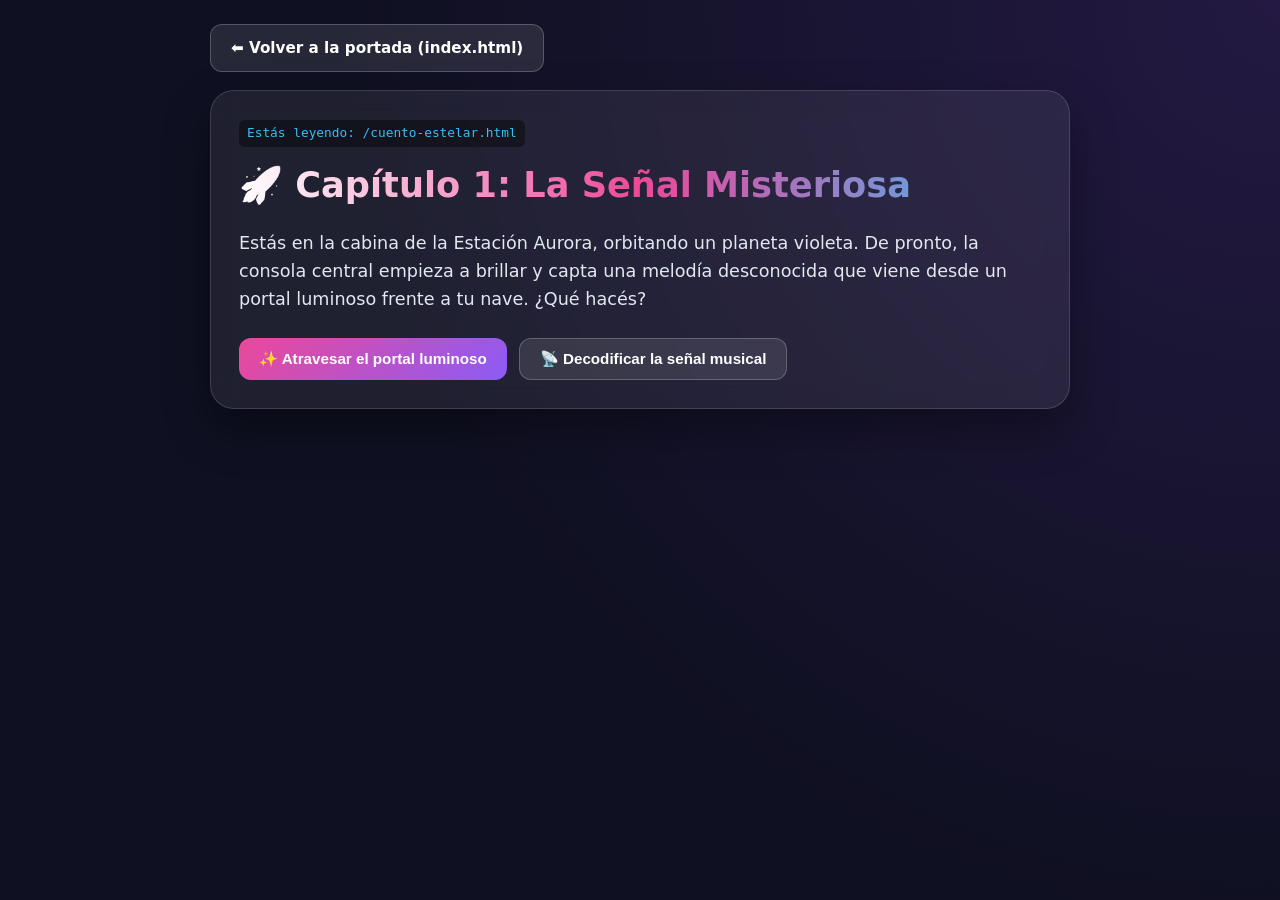
<file: cuento-estelar.html>
<!DOCTYPE html>
<html lang="es">
<head>
  <meta charset="UTF-8">
  <meta name="viewport" content="width=device-width, initial-scale=1.0">
  <title>Estación Aurora - Cuento Interactivo</title>
  <!-- Mirá cómo reutilizamos exactamente el mismo estilos.css de la portada -->
  <link rel="stylesheet" href="estilos.css">
</head>
<body>

  <div class="contenedor">
    <div style="margin-bottom: 18px;">
      <!-- 🔗 Vínculo relativo de regreso a index.html -->
      <a class="boton-link boton-secundario" href="index.html">⬅ Volver a la portada (index.html)</a>
    </div>

    <article class="hero" style="text-align: left;">
      <span class="etiqueta-ruta">Estás leyendo: /cuento-estelar.html</span>
      <h1 id="titulo-escena">🚀 Capítulo 1: La Señal Misteriosa</h1>
      <p id="texto-escena" style="font-size: 1.1rem; color: #e2e8f0; margin: 16px 0 24px;">
        Estás en la cabina de la Estación Aurora, orbitando un planeta violeta. De pronto, la consola central empieza a brillar y capta una melodía desconocida que viene desde un portal luminoso frente a tu nave. ¿Qué hacés?
      </p>

      <!-- Audio que también se dispara cuando toma una decisión -->
      <audio id="audio-portal" src="audios/portal-magico.wav"></audio>

      <div id="opciones" style="display: flex; gap: 12px; flex-wrap: wrap;">
        <button class="boton-link" onclick="elegir('portal')">✨ Atravesar el portal luminoso</button>
        <button class="boton-link boton-secundario" onclick="elegir('mensaje')">📡 Decodificar la señal musical</button>
      </div>
    </article>
  </div>

  <script>
    function elegir(camino) {
      const audio = document.getElementById('audio-portal');
      audio.currentTime = 0;
      audio.play().catch(() => {});

      const titulo = document.getElementById('titulo-escena');
      const texto = document.getElementById('texto-escena');
      const opciones = document.getElementById('opciones');

      if (camino === 'portal') {
        titulo.textContent = '🌌 Final A: Ciudad de Cristal';
        texto.textContent = '¡Cruzaste el portal! Del otro lado descubrís una ciudad flotante donde la gravedad funciona al revés y los edificios suenan como sintetizadores cuando pasa el viento.';
      } else {
        titulo.textContent = '🎶 Final B: El Código Musical';
        texto.textContent = 'Al traducir las notas musicales en coordenadas, el mapa revela un planeta oculto creado por viajeros del futuro que te dan la bienvenida.';
      }

      opciones.innerHTML = `
        <button class="boton-link" onclick="location.reload()">🔄 Jugar otra vez</button>
        <a class="boton-link boton-secundario" href="index.html">🏠 Volver al Portal Principal</a>
      `;
    }
  </script>
</body>
</html>
</file>
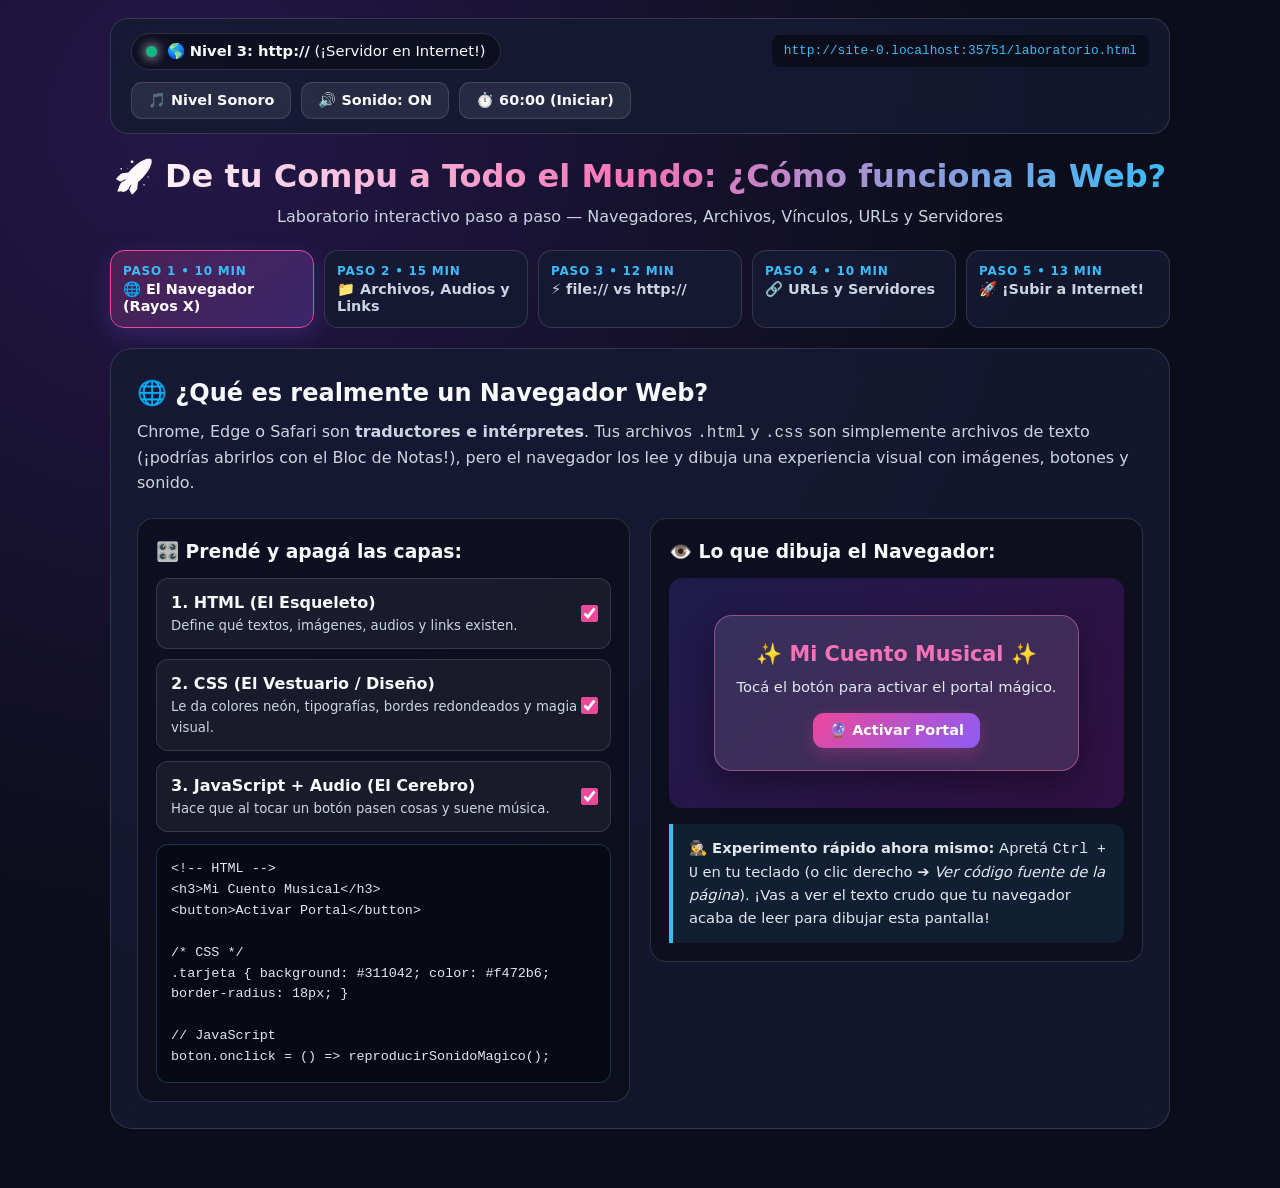
<file: laboratorio.html>
<!DOCTYPE html>
<html lang="es">
<head>
  <meta charset="UTF-8">
  <meta name="viewport" content="width=device-width, initial-scale=1.0">
  <title>Laboratorio Interactivo: Navegadores, URLs y Servidores</title>
  <style>
    :root {
      --bg: #0b0d1a;
      --panel: rgba(22, 27, 51, 0.85);
      --panel-soft: rgba(255, 255, 255, 0.05);
      --border: rgba(255, 255, 255, 0.13);
      --pink: #ec4899;
      --purple: #8b5cf6;
      --cyan: #38bdf8;
      --green: #10b981;
      --amber: #f59e0b;
      --red: #ef4444;
      --text: #f8fafc;
      --muted: #cbd5e1;
    }

    * { box-sizing: border-box; margin: 0; padding: 0; }

    body {
      font-family: 'Segoe UI', system-ui, -apple-system, sans-serif;
      background: radial-gradient(circle at 15% 10%, #241748 0%, var(--bg) 55%),
                  radial-gradient(circle at 85% 85%, #112d4e 0%, var(--bg) 60%);
      color: var(--text);
      min-height: 100vh;
      padding: 18px 16px 60px;
      line-height: 1.55;
    }

    .app { max-width: 1060px; margin: 0 auto; position: relative; z-index: 2; }

    /* Top bar */
    .topbar {
      display: flex;
      flex-wrap: wrap;
      justify-content: space-between;
      align-items: center;
      gap: 12px;
      background: var(--panel);
      border: 1px solid var(--border);
      padding: 14px 20px;
      border-radius: 18px;
      backdrop-filter: blur(12px);
      margin-bottom: 18px;
    }

    .proto-badge {
      display: flex;
      align-items: center;
      gap: 10px;
      font-size: 0.92rem;
      padding: 6px 14px;
      border-radius: 999px;
      background: rgba(0, 0, 0, 0.35);
      border: 1px solid var(--border);
    }

    .dot {
      width: 11px;
      height: 11px;
      border-radius: 50%;
      background: var(--amber);
      box-shadow: 0 0 12px currentColor;
    }

    .controls-right {
      display: flex;
      align-items: center;
      gap: 10px;
      flex-wrap: wrap;
    }

    .url-live {
      font-family: Consolas, monospace;
      font-size: 0.8rem;
      color: var(--cyan);
      background: rgba(0,0,0,0.45);
      padding: 6px 12px;
      border-radius: 8px;
      max-width: 440px;
      overflow: hidden;
      text-overflow: ellipsis;
      white-space: nowrap;
    }

    button {
      font-family: inherit;
      cursor: pointer;
      border: none;
      border-radius: 11px;
      padding: 9px 16px;
      font-weight: 600;
      font-size: 0.9rem;
      transition: all 0.18s ease;
    }

    button:hover { transform: translateY(-1px); }
    button:active { transform: translateY(0); }

    .btn-primary {
      background: linear-gradient(135deg, var(--pink), var(--purple));
      color: #fff;
      box-shadow: 0 6px 18px rgba(236, 72, 153, 0.28);
    }

    .btn-ghost {
      background: rgba(255,255,255,0.08);
      color: var(--text);
      border: 1px solid var(--border);
    }

    .btn-success { background: linear-gradient(135deg, #10b981, #059669); color: #fff; }
    .btn-danger { background: linear-gradient(135deg, #ef4444, #dc2626); color: #fff; }

    /* Header */
    .header-title {
      text-align: center;
      margin: 10px 0 20px;
    }

    .header-title h1 {
      font-size: 2rem;
      background: linear-gradient(90deg, #fff, #f472b6, #38bdf8);
      -webkit-background-clip: text;
      -webkit-text-fill-color: transparent;
    }

    .header-title p { color: var(--muted); font-size: 1rem; margin-top: 4px; }

    /* Navigation Tabs */
    .tabs {
      display: grid;
      grid-template-columns: repeat(auto-fit, minmax(175px, 1fr));
      gap: 10px;
      margin-bottom: 20px;
    }

    .tab-btn {
      background: var(--panel);
      color: var(--muted);
      border: 1px solid var(--border);
      padding: 13px 12px;
      border-radius: 14px;
      text-align: left;
      display: flex;
      flex-direction: column;
      gap: 3px;
    }

    .tab-btn span.step-num {
      font-size: 0.75rem;
      text-transform: uppercase;
      letter-spacing: 0.8px;
      color: var(--cyan);
    }

    .tab-btn.active {
      background: linear-gradient(135deg, rgba(236, 72, 153, 0.22), rgba(139, 92, 246, 0.25));
      border-color: var(--pink);
      color: #fff;
      box-shadow: 0 8px 24px rgba(139, 92, 246, 0.22);
    }

    /* Panels */
    .panel {
      display: none;
      background: var(--panel);
      border: 1px solid var(--border);
      border-radius: 22px;
      padding: 26px;
      backdrop-filter: blur(12px);
      animation: fadeIn 0.25s ease;
    }

    .panel.active { display: block; }

    @keyframes fadeIn {
      from { opacity: 0; transform: translateY(6px); }
      to { opacity: 1; transform: translateY(0); }
    }

    .panel h2 { font-size: 1.5rem; margin-bottom: 8px; }
    .lead { color: var(--muted); margin-bottom: 22px; font-size: 1rem; }

    .two-col {
      display: grid;
      grid-template-columns: repeat(auto-fit, minmax(310px, 1fr));
      gap: 20px;
      align-items: start;
    }

    .box {
      background: rgba(0, 0, 0, 0.32);
      border: 1px solid var(--border);
      border-radius: 16px;
      padding: 18px;
    }

    .code-view {
      font-family: Consolas, 'Courier New', monospace;
      font-size: 0.84rem;
      background: #070913;
      color: #e2e8f0;
      padding: 14px;
      border-radius: 12px;
      border: 1px solid rgba(56, 189, 248, 0.25);
      overflow-x: auto;
      white-space: pre-wrap;
      margin-top: 12px;
    }

    /* Tab 1: Browser X-Ray toggles */
    .layer-toggle {
      display: flex;
      align-items: center;
      justify-content: space-between;
      padding: 12px 14px;
      background: var(--panel-soft);
      border: 1px solid var(--border);
      border-radius: 12px;
      margin-bottom: 10px;
      cursor: pointer;
    }

    .layer-toggle input { transform: scale(1.3); accent-color: var(--pink); }

    .preview-stage {
      min-height: 230px;
      display: flex;
      align-items: center;
      justify-content: center;
      background: #ffffff;
      color: #000000;
      border-radius: 14px;
      padding: 20px;
      transition: all 0.3s ease;
    }

    .preview-stage.styled {
      background: linear-gradient(135deg, #1e1b4b, #311042);
      color: #ffffff;
    }

    .demo-card-styled {
      text-align: center;
      background: rgba(255,255,255,0.1);
      padding: 22px;
      border-radius: 18px;
      border: 1px solid rgba(244, 114, 182, 0.5);
      box-shadow: 0 12px 30px rgba(0,0,0,0.35);
    }

    /* Tab 2: Folder Suitcase */
    .folder-tree {
      font-family: Consolas, monospace;
      font-size: 0.92rem;
      line-height: 1.9;
      background: #070913;
      padding: 16px;
      border-radius: 14px;
      border: 1px dashed var(--cyan);
    }

    .result-banner {
      margin-top: 14px;
      padding: 14px;
      border-radius: 12px;
      font-size: 0.94rem;
      border: 1px solid var(--border);
      background: rgba(255,255,255,0.04);
    }

    /* Tab 3: WhatsApp Simulator */
    .phone-frame {
      background: #0b141a;
      border: 2px solid #334155;
      border-radius: 22px;
      overflow: hidden;
    }

    .phone-header {
      background: #1f2c34;
      padding: 12px 16px;
      display: flex;
      align-items: center;
      gap: 10px;
      font-weight: 600;
      font-size: 0.95rem;
    }

    .chat-area {
      padding: 16px;
      min-height: 220px;
      display: flex;
      flex-direction: column;
      gap: 10px;
    }

    .bubble {
      max-width: 88%;
      padding: 10px 14px;
      border-radius: 14px;
      font-size: 0.88rem;
      word-break: break-all;
    }

    .bubble.sent {
      background: #005c4b;
      align-self: flex-end;
    }

    .bubble.reply-err {
      background: rgba(239, 68, 68, 0.2);
      border: 1px solid var(--red);
      align-self: flex-start;
    }

    .bubble.reply-ok {
      background: rgba(16, 185, 129, 0.2);
      border: 1px solid var(--green);
      align-self: flex-start;
    }

    /* Tab 4: URL Dissector & Server Journey */
    .url-blocks {
      display: flex;
      flex-wrap: wrap;
      gap: 6px;
      background: #070913;
      padding: 16px;
      border-radius: 16px;
      border: 1px solid var(--border);
      margin-bottom: 14px;
      justify-content: center;
    }

    .url-part {
      font-family: Consolas, monospace;
      font-size: 1.15rem;
      font-weight: 700;
      padding: 10px 14px;
      border-radius: 10px;
      cursor: pointer;
      transition: transform 0.15s ease, box-shadow 0.15s ease;
    }

    .url-part:hover { transform: scale(1.06); }
    .p-proto { background: rgba(16, 185, 129, 0.22); color: #34d399; border: 1px solid #10b981; }
    .p-sub   { background: rgba(236, 72, 153, 0.22); color: #f472b6; border: 1px solid #ec4899; }
    .p-dom   { background: rgba(139, 92, 246, 0.22); color: #c084fc; border: 1px solid #8b5cf6; }
    .p-path  { background: rgba(56, 189, 248, 0.22); color: #38bdf8; border: 1px solid #38bdf8; }

    .journey-grid {
      display: grid;
      grid-template-columns: repeat(auto-fit, minmax(190px, 1fr));
      gap: 12px;
      margin-top: 16px;
    }

    .station {
      background: rgba(0,0,0,0.38);
      border: 1px solid var(--border);
      border-radius: 14px;
      padding: 14px;
      text-align: center;
      transition: all 0.25s ease;
      opacity: 0.55;
    }

    .station.lit {
      opacity: 1;
      border-color: var(--cyan);
      background: rgba(56, 189, 248, 0.15);
      transform: translateY(-4px);
      box-shadow: 0 10px 25px rgba(56, 189, 248, 0.22);
    }

    .station .icon { font-size: 2rem; margin-bottom: 6px; }

    /* Tab 5: Missions & Launch */
    .mission-item {
      display: flex;
      align-items: flex-start;
      gap: 12px;
      padding: 13px 16px;
      background: var(--panel-soft);
      border: 1px solid var(--border);
      border-radius: 13px;
      margin-bottom: 10px;
      cursor: pointer;
      transition: background 0.2s;
    }

    .mission-item.done {
      border-color: var(--green);
      background: rgba(16, 185, 129, 0.12);
    }

    .mission-item input {
      margin-top: 4px;
      transform: scale(1.35);
      accent-color: var(--green);
    }

    .input-url {
      width: 100%;
      padding: 12px 14px;
      border-radius: 11px;
      border: 1px solid var(--border);
      background: #070913;
      color: #fff;
      font-size: 1rem;
      margin-bottom: 10px;
    }

    .tip-note {
      margin-top: 16px;
      padding: 13px 16px;
      border-left: 4px solid var(--cyan);
      background: rgba(56, 189, 248, 0.09);
      border-radius: 0 12px 12px 0;
      font-size: 0.92rem;
      color: #e2e8f0;
    }

    #confetti-canvas {
      position: fixed;
      inset: 0;
      pointer-events: none;
      z-index: 999;
    }
  </style>
</head>
<body>

  <canvas id="confetti-canvas"></canvas>

  <div class="app">
    <!-- Barra superior: Detector de Protocolo en Vivo + Sonido + Reloj -->
    <div class="topbar">
      <div class="proto-badge" id="proto-pill">
        <span class="dot" id="proto-dot"></span>
        <span id="proto-label">Detectando protocolo...</span>
      </div>

      <div class="url-live" id="live-url-bar" title="Esta es la dirección exacta que está leyendo tu navegador ahora mismo"></div>

      <div class="controls-right">
        <button class="btn-ghost" onclick="tocarSonidoProtocolo()" title="Escuchar el nivel actual">🎵 Nivel Sonoro</button>
        <button class="btn-ghost" id="btn-mute" onclick="toggleMute()">🔊 Sonido: ON</button>
        <button class="btn-ghost" onclick="toggleTimer()" id="btn-timer">⏱️ 60:00 (Iniciar)</button>
      </div>
    </div>

    <div class="header-title">
      <h1>🚀 De tu Compu a Todo el Mundo: ¿Cómo funciona la Web?</h1>
      <p>Laboratorio interactivo paso a paso — Navegadores, Archivos, Vínculos, URLs y Servidores</p>
    </div>

    <!-- Pestañas de los 5 bloques de la clase -->
    <nav class="tabs">
      <button class="tab-btn active" onclick="abrirTab(0)">
        <span class="step-num">Paso 1 • 10 min</span>
        <strong>🌐 El Navegador (Rayos X)</strong>
      </button>
      <button class="tab-btn" onclick="abrirTab(1)">
        <span class="step-num">Paso 2 • 15 min</span>
        <strong>📁 Archivos, Audios y Links</strong>
      </button>
      <button class="tab-btn" onclick="abrirTab(2)">
        <span class="step-num">Paso 3 • 12 min</span>
        <strong>⚡ file:// vs http://</strong>
      </button>
      <button class="tab-btn" onclick="abrirTab(3)">
        <span class="step-num">Paso 4 • 10 min</span>
        <strong>🔗 URLs y Servidores</strong>
      </button>
      <button class="tab-btn" onclick="abrirTab(4)">
        <span class="step-num">Paso 5 • 13 min</span>
        <strong>🚀 ¡Subir a Internet!</strong>
      </button>
    </nav>

    <!-- =====================================================================
         PESTAÑA 1: QUÉ ES UN NAVEGADOR
         ===================================================================== -->
    <section class="panel active" id="tab-0">
      <h2>🌐 ¿Qué es realmente un Navegador Web?</h2>
      <p class="lead">
        Chrome, Edge o Safari son <strong>traductores e intérpretes</strong>. Tus archivos <code>.html</code> y <code>.css</code> son simplemente archivos de texto (¡podrías abrirlos con el Bloc de Notas!), pero el navegador los lee y dibuja una experiencia visual con imágenes, botones y sonido.
      </p>

      <div class="two-col">
        <div class="box">
          <h3 style="margin-bottom: 12px;">🎛️ Prendé y apagá las capas:</h3>

          <label class="layer-toggle">
            <div>
              <strong>1. HTML (El Esqueleto)</strong>
              <div style="font-size: 0.83rem; color: var(--muted);">Define qué textos, imágenes, audios y links existen.</div>
            </div>
            <input type="checkbox" id="chk-html" checked onchange="actualizarRayosX()">
          </label>

          <label class="layer-toggle">
            <div>
              <strong>2. CSS (El Vestuario / Diseño)</strong>
              <div style="font-size: 0.83rem; color: var(--muted);">Le da colores neón, tipografías, bordes redondeados y magia visual.</div>
            </div>
            <input type="checkbox" id="chk-css" checked onchange="actualizarRayosX()">
          </label>

          <label class="layer-toggle">
            <div>
              <strong>3. JavaScript + Audio (El Cerebro)</strong>
              <div style="font-size: 0.83rem; color: var(--muted);">Hace que al tocar un botón pasen cosas y suene música.</div>
            </div>
            <input type="checkbox" id="chk-js" checked onchange="actualizarRayosX()">
          </label>

          <div class="code-view" id="xray-code"></div>
        </div>

        <div class="box">
          <h3 style="margin-bottom: 12px;">👁️ Lo que dibuja el Navegador:</h3>
          <div class="preview-stage styled" id="xray-stage"></div>

          <div class="tip-note">
            <strong>🕵️‍♀️ Experimento rápido ahora mismo:</strong> Apretá <code>Ctrl + U</code> en tu teclado (o clic derecho ➔ <em>Ver código fuente de la página</em>). ¡Vas a ver el texto crudo que tu navegador acaba de leer para dibujar esta pantalla!
          </div>
        </div>
      </div>
    </section>

    <!-- =====================================================================
         PESTAÑA 2: ARCHIVOS, CARPETAS, VÍNCULOS Y AUDIOS
         ===================================================================== -->
    <section class="panel" id="tab-1">
      <h2>📁 ¿Cómo viajan juntos los Archivos, Vínculos y Audios?</h2>
      <p class="lead">
        Una página web rara vez es un solo archivo suelto: es una <strong>carpeta (como una valija de viaje)</strong> donde el HTML llama a imágenes, estilos y canciones. ¡Si un archivo queda afuera de la valija, en Internet no se va a escuchar ni ver!
      </p>

      <div class="two-col">
        <div class="box">
          <h3 style="margin-bottom: 10px;">🧳 La Valija Lista para el Servidor:</h3>
          <div class="folder-tree">
📂 <strong>2-mi-portal-para-subir/</strong>
 ├── 📄 <span style="color:#f472b6">index.html</span>       <span style="color:#94a3b8">← ¡La puerta de entrada!</span>
 ├── 📄 <span style="color:#38bdf8">cuento-estelar.html</span> <span style="color:#94a3b8">← Otra página conectada</span>
 ├── 🎨 <span style="color:#c084fc">estilos.css</span>      <span style="color:#94a3b8">← Colores y diseño</span>
 ├── 📂 <strong>imagenes/</strong>
 │    └── 🖼️ portada-galaxia.svg
 └── 📂 <strong>audios/</strong>
      ├── 🎵 ambiente-espacial.wav
      └── 🎵 mi-cancion-suno.mp3
          </div>
          <div class="tip-note">
            <strong>¿Por qué el archivo principal SIEMPRE se llama <code>index.html</code> (en minúscula)?</strong><br>
            Porque cuando alguien entra a una URL sin especificar archivo (ej. <code>https://mi-web.netlify.app/</code>), todos los servidores del mundo buscan automáticamente un archivo llamado <code>index.html</code> para abrir primero.
          </div>
        </div>

        <div class="box">
          <h3 style="margin-bottom: 10px;">🧪 Simulador: ¿Por qué se rompen los audios o fotos al subir una web?</h3>
          <p style="font-size: 0.92rem; color: var(--muted); margin-bottom: 14px;">
            Probá cómo escribir la ruta de tu canción de Suno dentro del HTML:
          </p>

          <div style="display: flex; flex-direction: column; gap: 10px;">
            <button class="btn-danger" onclick="probarRuta('mala')">
              ❌ Probar: src="C:\Users\Chica\Descargas\cancion.mp3"
            </button>
            <button class="btn-success" onclick="probarRuta('buena')">
              ✅ Probar: src="audios/ambiente-espacial.wav"
            </button>
          </div>

          <div class="result-banner" id="resultado-ruta">
            👆 Tocá uno de los dos botones para simular qué pasa cuando subís el HTML a Internet.
          </div>

          <h4 style="margin: 18px 0 8px;">🔗 Los 2 tipos de Vínculos (<code>&lt;a href="..."&gt;</code>):</h4>
          <div class="code-view">&lt;!-- 1. Vínculo RELATIVO (a otro HTML de tu misma carpeta) --&gt;
&lt;a href="cuento-estelar.html"&gt;Ir a mi cuento&lt;/a&gt;

&lt;!-- 2. Vínculo EXTERNO (a otro servidor en Internet: lleva https://) --&gt;
&lt;a href="https://suno.com" target="_blank"&gt;Ir a Suno&lt;/a&gt;</div>
        </div>
      </div>
    </section>

    <!-- =====================================================================
         PESTAÑA 3: FILE:// VS HTTP://
         ===================================================================== -->
    <section class="panel" id="tab-2">
      <h2>⚡ ¿Por qué existe <code>file://</code> y por qué existe <code>http://</code>?</h2>
      <p class="lead">
        Cuando hacés doble clic en un HTML en tu compu, la barra de arriba empieza con <code>file:///C:/...</code>. ¿Qué pasa si copiás esa dirección y se la mandás por WhatsApp a una amiga? ¡Hagamos la prueba!
      </p>

      <div class="two-col">
        <div class="box">
          <h3 style="margin-bottom: 12px;">📲 Elegí qué link mandarle a tu amiga:</h3>
          <div style="display: flex; flex-direction: column; gap: 10px;">
            <button class="btn-ghost" style="text-align:left; border-color: var(--amber);" onclick="simularWhatsApp('file')">
              1️⃣ Mandar link local:<br>
              <code style="color:var(--amber); font-size:0.82rem;">file:///C:/Users/Compu/cuento.html</code>
            </button>

            <button class="btn-ghost" style="text-align:left; border-color: var(--cyan);" onclick="simularWhatsApp('local')">
              2️⃣ Encender servidor en mi PC (mismo Wi-Fi):<br>
              <code style="color:var(--cyan); font-size:0.82rem;">http://localhost:8000/</code>
            </button>

            <button class="btn-primary" style="text-align:left;" onclick="simularWhatsApp('https')">
              3️⃣ Subirlo a un Servidor Gratis en Internet:<br>
              <code style="color:#fff; font-size:0.82rem;">https://mis-cuentos.netlify.app</code>
            </button>
          </div>

          <div class="tip-note">
            <strong>🧪 ¡Hagan la prueba real ahora!</strong><br>
            Vayan a la carpeta de la clase y hagan doble clic en <code>iniciar-servidor-local.bat</code>. Se va a abrir esta misma página pero con <code>http://localhost:8000</code> arriba. ¡Miren cómo cambia el cartel detector de arriba de todo!
          </div>
        </div>

        <div class="phone-frame">
          <div class="phone-header">
            <span>📱</span>
            <div>
              <div>WhatsApp • Mejor Amiga 💬</div>
              <div style="font-size: 0.75rem; color: #94a3b8; font-weight: 400;">Usando datos móviles 5G (en su casa)</div>
            </div>
          </div>
          <div class="chat-area" id="wa-chat">
            <div style="text-align:center; color:#94a3b8; font-size:0.85rem; margin-top: 50px;">
              Elegí un link a la izquierda para mandárselo a tu amiga y ver qué ocurre en su celular 👈
            </div>
          </div>
        </div>
      </div>
    </section>

    <!-- =====================================================================
         PESTAÑA 4: ANATOMÍA DE UNA URL Y QUÉ ES UN SERVIDOR
         ===================================================================== -->
    <section class="panel" id="tab-3">
      <h2>🔗 Desarmando una URL + ¿Qué es un Servidor?</h2>
      <p class="lead">
        <strong>URL</strong> significa "Dirección Única de un Recurso". Es como la dirección exacta de una casa + el departamento al que querés tocar timbre. ¡Hacé clic en cada bloque de colores para escuchar y ver qué hace!
      </p>

      <div style="margin-bottom: 12px; display:flex; gap:10px; align-items:center; flex-wrap:wrap;">
        <label style="font-size:0.9rem; color:var(--muted);">✏️ Probá escribir el nombre de tu futura web:</label>
        <input type="text" id="custom-sub" value="cuentos-estelares" oninput="actualizarSubdominio()" style="background:#070913; color:#fff; border:1px solid var(--pink); border-radius:8px; padding:6px 12px; font-family:Consolas,monospace;">
      </div>

      <div class="url-blocks">
        <span class="url-part p-proto" onclick="explicarURL('proto')">https://</span>
        <span class="url-part p-sub" id="url-sub-view" onclick="explicarURL('sub')">cuentos-estelares</span>
        <span class="url-part p-dom" onclick="explicarURL('dom')">.netlify.app</span>
        <span class="url-part p-path" onclick="explicarURL('path')">/cuento-estelar.html</span>
      </div>

      <div class="result-banner" id="url-explicacion" style="margin-bottom: 24px;">
        👆 <strong>Tocá cada parte de la URL de arriba</strong> para descubrir qué significa cada pedacito.
      </div>

      <div class="box">
        <div style="display:flex; justify-content:space-between; align-items:center; flex-wrap:wrap; gap:10px;">
          <div>
            <h3>🏢 ¿Qué es un Servidor y cómo responde en milisegundos?</h3>
            <p style="font-size:0.9rem; color:var(--muted);">Un servidor no es magia: es una computadora sin pantalla ni teclado, prendida las 24 horas en un centro de datos con Internet ultra rápido.</p>
          </div>
          <button class="btn-primary" onclick="simularViajeServidor()">▶ Simular Pedido al Servidor</button>
        </div>

        <div class="journey-grid">
          <div class="station" id="st-0">
            <div class="icon">📱</div>
            <strong>1. Tu Navegador</strong>
            <p style="font-size:0.82rem; color:var(--muted); margin-top:4px;">Escribís la URL y pide: <em>"¡Mandame index.html!"</em></p>
          </div>
          <div class="station" id="st-1">
            <div class="icon">🧭</div>
            <strong>2. DNS (Agenda)</strong>
            <p style="font-size:0.82rem; color:var(--muted); margin-top:4px;">Traduce el nombre de tu URL al número IP exacto del servidor.</p>
          </div>
          <div class="station" id="st-2">
            <div class="icon">🖥️</div>
            <strong>3. Servidor 24/7</strong>
            <p style="font-size:0.82rem; color:var(--muted); margin-top:4px;">Busca tu carpeta y envía el HTML, CSS, fotos y audios.</p>
          </div>
          <div class="station" id="st-3">
            <div class="icon">✨</div>
            <strong>4. ¡Web en Pantalla!</strong>
            <p style="font-size:0.82rem; color:var(--muted); margin-top:4px;">El navegador arma las piezas en menos de medio segundo.</p>
          </div>
        </div>
      </div>
    </section>

    <!-- =====================================================================
         PESTAÑA 5: MISIONES PRÁCTICAS Y LANZAMIENTO A INTERNET
         ===================================================================== -->
    <section class="panel" id="tab-4">
      <h2>🚀 ¡Hora de Publicar tu Creación en Internet!</h2>
      <p class="lead">
        Marquen cada misión a medida que la van completando hoy en clase. Al final, pegá tu primera URL real para festejar.
      </p>

      <div class="two-col">
        <div>
          <label class="mission-item" onclick="checkMision(this)">
            <input type="checkbox">
            <div>
              <strong>Misión 1: Rayos X al Navegador</strong>
              <div style="font-size:0.86rem; color:var(--muted);">Abrir el código fuente con <code>Ctrl + U</code> o inspeccionar con <code>F12</code> para ver el HTML por dentro.</div>
            </div>
          </label>

          <label class="mission-item" onclick="checkMision(this)">
            <input type="checkbox">
            <div>
              <strong>Misión 2: Personalizar <code>2-mi-portal-para-subir</code></strong>
              <div style="font-size:0.86rem; color:var(--muted);">Abrir <code>index.html</code> y <code>estilos.css</code>, poner tu nombre/apodo y elegir tus colores favoritos.</div>
            </div>
          </label>

          <label class="mission-item" onclick="checkMision(this)">
            <input type="checkbox">
            <div>
              <strong>Misión 3: Conectar tus HTML y Audios anteriores</strong>
              <div style="font-size:0.86rem; color:var(--muted);">Copiar adentro de <code>2-mi-portal-para-subir</code> los cuentos HTML de la clase pasada (¡y canciones de Suno en <code>audios/</code>!) y vincularlos con <code>&lt;a href="..."&gt;</code>.</div>
            </div>
          </label>

          <label class="mission-item" onclick="checkMision(this)">
            <input type="checkbox">
            <div>
              <strong>Misión 4: De <code>file://</code> a <code>http://localhost:8000</code></strong>
              <div style="font-size:0.86rem; color:var(--muted);">Ejecutar <code>iniciar-servidor-local.bat</code> y comprobar cómo cambia la URL y el protocolo.</div>
            </div>
          </label>

          <label class="mission-item" onclick="checkMision(this)">
            <input type="checkbox">
            <div>
              <strong>Misión 5: Subir la carpeta a un Servidor Gratuito</strong>
              <div style="font-size:0.86rem; color:var(--muted);">Entrar a <a href="https://app.netlify.com/drop" target="_blank" style="color:var(--cyan);">app.netlify.com/drop</a> y arrastrar la carpeta entera <code>2-mi-portal-para-subir</code> al navegador.</div>
            </div>
          </label>
        </div>

        <div class="box">
          <h3 style="margin-bottom: 10px;">🎉 Lanzador Oficial de tu Primera URL</h3>
          <p style="font-size:0.9rem; color:var(--muted); margin-bottom:14px;">
            1. Abrí <a href="https://app.netlify.com/drop" target="_blank" style="color:var(--pink); font-weight:700;">Netlify Drop ↗</a> (o <a href="https://tiiny.host" target="_blank" style="color:var(--cyan);">Tiiny.host ↗</a>).<br>
            2. Arrastrá la carpeta <code>2-mi-portal-para-subir</code> a la pantalla.<br>
            3. Copiá la URL <code>https://...</code> que te dio el servidor y pegala acá:
          </p>

          <input class="input-url" type="url" id="mi-nueva-url" placeholder="https://mi-sitio-increible.netlify.app">
          <button class="btn-primary" style="width:100%; padding:13px;" onclick="celebrarLanzamiento()">
            🎊 ¡Celebrar y Probar mi URL en Vivo!
          </button>

          <div id="panel-celebracion" style="display:none; margin-top:16px; padding:14px; border-radius:14px; background:rgba(16,185,129,0.16); border:1px solid var(--green);">
            <div style="font-weight:700; color:#34d399; margin-bottom:10px;">🌟 ¡FELICITACIONES! Tu web ya existe en Internet:</div>
            <div style="display:flex; gap:10px; flex-wrap:wrap;">
              <a id="btn-abrir-real" href="#" target="_blank" class="btn-success" style="text-decoration:none; padding:9px 14px; border-radius:10px; font-size:0.88rem;">🌐 Abrir mi Web</a>
              <a id="btn-wa-real" href="#" target="_blank" class="btn-ghost" style="text-decoration:none; padding:9px 14px; border-radius:10px; font-size:0.88rem;">📲 Compartir por WhatsApp</a>
            </div>
          </div>

          <div class="tip-note">
            <strong>💡 Tip para guardarla para siempre:</strong> En Netlify Drop, si creás una cuenta gratis con Google o email ("Sign up / Claim site"), la web no se borra nunca y en <em>Site configuration ➔ Change site name</em> podés cambiarle el nombre de la URL por el que ella elija.
          </div>
        </div>
      </div>
    </section>
  </div>

  <script>
    /* =========================================================================
       SISTEMA DE SONIDO INTERACTIVO (Web Audio API - cero archivos externos)
       ========================================================================= */
    let audioCtx = null;
    let muted = false;

    function getCtx() {
      if (!audioCtx) {
        const AudioContext = window.AudioContext || window.webkitAudioContext;
        audioCtx = new AudioContext();
      }
      if (audioCtx.state === 'suspended') audioCtx.resume();
      return audioCtx;
    }

    function playTone(freq, dur = 0.18, type = 'sine', delay = 0, vol = 0.14) {
      if (muted) return;
      try {
        const ctx = getCtx();
        const osc = ctx.createOscillator();
        const gain = ctx.createGain();
        osc.type = type;
        osc.frequency.setValueAtTime(freq, ctx.currentTime + delay);
        gain.gain.setValueAtTime(0.001, ctx.currentTime + delay);
        gain.gain.exponentialRampToValueAtTime(vol, ctx.currentTime + delay + 0.02);
        gain.gain.exponentialRampToValueAtTime(0.0001, ctx.currentTime + delay + dur);
        osc.connect(gain);
        gain.connect(ctx.destination);
        osc.start(ctx.currentTime + delay);
        osc.stop(ctx.currentTime + delay + dur + 0.02);
      } catch (e) {}
    }

    function playChimeOk() {
      playTone(523.25, 0.16, 'triangle', 0);
      playTone(659.25, 0.16, 'triangle', 0.09);
      playTone(783.99, 0.28, 'triangle', 0.18);
    }

    function playErrorBuzz() {
      playTone(190, 0.18, 'sawtooth', 0, 0.1);
      playTone(145, 0.28, 'sawtooth', 0.15, 0.1);
    }

    function playFanfare() {
      const notes = [523.25, 659.25, 783.99, 1046.5];
      notes.forEach((n, i) => playTone(n, 0.32, 'triangle', i * 0.11, 0.16));
    }

    function toggleMute() {
      muted = !muted;
      document.getElementById('btn-mute').textContent = muted ? '🔇 Sonido: OFF' : '🔊 Sonido: ON';
      if (!muted) playTone(660, 0.12, 'triangle');
    }

    /* =========================================================================
       DETECTOR DE PROTOCOLO EN VIVO (file:// vs http:// vs https://)
       ========================================================================= */
    function detectarProtocoloActual() {
      const proto = window.location.protocol;
      const host = window.location.hostname;
      const dot = document.getElementById('proto-dot');
      const label = document.getElementById('proto-label');
      document.getElementById('live-url-bar').textContent = window.location.href;

      if (proto === 'file:') {
        dot.style.background = '#f59e0b';
        label.innerHTML = '📁 <strong>Nivel 1: file://</strong> (Archivo local en disco)';
      } else if (host === 'localhost' || host === '127.0.0.1' || host.startsWith('192.168.') || host.startsWith('10.')) {
        dot.style.background = '#38bdf8';
        label.innerHTML = '🖥️ <strong>Nivel 2: http://</strong> (Servidor Web en tu Compu)';
      } else {
        dot.style.background = '#10b981';
        label.innerHTML = '🌎 <strong>Nivel 3: ' + proto + '//</strong> (¡Servidor en Internet!)';
      }
    }

    function tocarSonidoProtocolo() {
      const proto = window.location.protocol;
      if (proto === 'file:') {
        playTone(440, 0.25, 'sine', 0);
      } else if (proto === 'http:') {
        playChimeOk();
      } else {
        playFanfare();
      }
    }

    /* =========================================================================
       NAVEGACIÓN DE PESTAÑAS Y CRONÓMETRO DE 60 MINUTOS
       ========================================================================= */
    function abrirTab(idx) {
      playTone(480 + idx * 70, 0.12, 'triangle');
      document.querySelectorAll('.tab-btn').forEach((b, i) => b.classList.toggle('active', i === idx));
      document.querySelectorAll('.panel').forEach((p, i) => p.classList.toggle('active', i === idx));
    }

    let timerSeconds = 60 * 60;
    let timerInterval = null;
    function toggleTimer() {
      const btn = document.getElementById('btn-timer');
      playTone(600, 0.1);
      if (timerInterval) {
        clearInterval(timerInterval);
        timerInterval = null;
        btn.textContent = '⏸️ ' + formatTime(timerSeconds) + ' (Pausado)';
      } else {
        timerInterval = setInterval(() => {
          if (timerSeconds > 0) timerSeconds--;
          btn.textContent = '⏱️ ' + formatTime(timerSeconds);
        }, 1000);
      }
    }

    function formatTime(s) {
      const m = String(Math.floor(s / 60)).padStart(2, '0');
      const sec = String(s % 60).padStart(2, '0');
      return `${m}:${sec}`;
    }

    /* =========================================================================
       TAB 1: SIMULADOR RAYOS X DEL NAVEGADOR
       ========================================================================= */
    function actualizarRayosX() {
      playTone(580, 0.1, 'sine');
      const hasHtml = document.getElementById('chk-html').checked;
      const hasCss = document.getElementById('chk-css').checked;
      const hasJs = document.getElementById('chk-js').checked;

      const stage = document.getElementById('xray-stage');
      const code = document.getElementById('xray-code');

      if (!hasHtml) {
        stage.className = 'preview-stage';
        stage.innerHTML = '<em style="color:#64748b;">(Sin HTML la página está completamente vacía: no hay texto ni botones)</em>';
        code.textContent = '<!-- Sin archivo .html el navegador no tiene estructura que mostrar -->';
        return;
      }

      if (!hasCss) {
        stage.className = 'preview-stage';
        stage.innerHTML = `
          <div>
            <h3 style="font-family: Times New Roman, serif; margin-bottom:6px;">Mi Cuento Musical</h3>
            <p style="font-family: Times New Roman, serif; margin-bottom:10px;">Tocá el botón para activar el portal mágico.</p>
            <button onclick="${hasJs ? 'sonarDemoBoton()' : ''}" style="all: revert; cursor: pointer;">Activar Portal</button>
          </div>
        `;
      } else {
        stage.className = 'preview-stage styled';
        stage.innerHTML = `
          <div class="demo-card-styled">
            <h3 style="font-size:1.3rem; color:#f472b6; margin-bottom:6px;">✨ Mi Cuento Musical ✨</h3>
            <p style="font-size:0.92rem; color:#e2e8f0; margin-bottom:14px;">Tocá el botón para activar el portal mágico.</p>
            <button class="btn-primary" onclick="${hasJs ? 'sonarDemoBoton(this)' : 'sinJsAviso(this)'}">🔮 Activar Portal</button>
          </div>
        `;
      }

      let snippet = '<!-- HTML -->\n<h3>Mi Cuento Musical</h3>\n<button>Activar Portal</button>';
      if (hasCss) snippet += '\n\n/* CSS */\n.tarjeta { background: #311042; color: #f472b6; border-radius: 18px; }';
      if (hasJs) snippet += '\n\n// JavaScript\nboton.onclick = () => reproducirSonidoMagico();';
      code.textContent = snippet;
    }

    function sonarDemoBoton(btn) {
      playFanfare();
      if (btn) {
        const original = btn.innerHTML;
        btn.innerHTML = '🎶 ¡Portal Activado con Sonido!';
        setTimeout(() => btn.innerHTML = original, 1400);
      }
    }

    function sinJsAviso(btn) {
      const original = btn.innerHTML;
      btn.innerHTML = '😶 (JS apagado: el botón no hace nada)';
      setTimeout(() => btn.innerHTML = original, 1400);
    }

    /* =========================================================================
       TAB 2: SIMULADOR DE RUTAS DE ARCHIVOS Y AUDIOS
       ========================================================================= */
    function probarRuta(tipo) {
      const box = document.getElementById('resultado-ruta');
      if (tipo === 'mala') {
        playErrorBuzz();
        box.style.borderColor = '#ef4444';
        box.style.background = 'rgba(239, 68, 68, 0.14)';
        box.innerHTML = `
          <strong style="color:#f87171;">❌ ERROR 404 EN INTERNET: Audio no encontrado</strong><br>
          En tu compu funcionaba porque vos tenés la carpeta <code>C:\\Users\\Chica\\Descargas</code>. Pero cuando subís la web a un servidor en la nube, ¡ese servidor no tiene tu disco C: ni tu carpeta Descargas!
        `;
      } else {
        playChimeOk();
        box.style.borderColor = '#10b981';
        box.style.background = 'rgba(16, 185, 129, 0.14)';
        box.innerHTML = `
          <strong style="color:#34d399;">✅ ¡FUNCIONA EN TU COMPU Y EN TODO EL MUNDO!</strong><br>
          Como usaste una <strong>ruta relativa</strong> (<code>audios/ambiente-espacial.wav</code>) y subiste toda la carpeta junta, el navegador busca la subcarpeta <code>audios/</code> justo al lado de <code>index.html</code> y reproduce la canción sin fallar.
        `;
      }
    }

    /* =========================================================================
       TAB 3: SIMULADOR DE WHATSAPP (file:// vs http:// vs https://)
       ========================================================================= */
    function simularWhatsApp(modo) {
      const chat = document.getElementById('wa-chat');
      if (modo === 'file') {
        playErrorBuzz();
        chat.innerHTML = `
          <div class="bubble sent">¡Amiga mirá el cuento que hice! 😍<br><u>file:///C:/Users/MiCompu/Escritorio/cuento.html</u></div>
          <div class="bubble reply-err">
            <strong>❌ No me abre 😭 Me sale: ERR_FILE_NOT_FOUND</strong><br><br>
            <em>¿Por qué pasó?</em> Porque <code>file:///</code> le ordena al celular de tu amiga que busque adentro de SU propio teléfono un disco <code>C:/Users/MiCompu</code>... ¡que solo existe en tu computadora!
          </div>
        `;
      } else if (modo === 'local') {
        playTone(520, 0.16, 'triangle');
        playTone(620, 0.2, 'triangle', 0.12);
        chat.innerHTML = `
          <div class="bubble sent">Probá este servidor local de mi PC:<br><u>http://192.168.1.35:8000/</u></div>
          <div class="bubble" style="background:rgba(56,189,248,0.18); border:1px solid #38bdf8;">
            <strong>⚠️ "Si estoy en tu casa con tu mismo Wi-Fi me abre... ¡pero me fui a mi casa con 5G y dejó de andar!"</strong><br><br>
            <em>¿Por qué pasó?</em> Tu PC actuó como servidor local en tu red Wi-Fi, pero no está abierta al resto del planeta ni prendida las 24 hs.
          </div>
        `;
      } else {
        playFanfare();
        chat.innerHTML = `
          <div class="bubble sent">¡Ahora sí lo subí a un servidor! 🚀<br><u>https://mis-cuentos.netlify.app</u></div>
          <div class="bubble reply-ok">
            <strong>✅ ¡¡¡ME ABRIÓ RE RÁPIDO CON MÚSICA Y FOTOS!!! 🤩🎶</strong><br><br>
            <em>¿Por qué funcionó?</em> Porque ahora tus archivos viven en un <strong>Servidor Público 24/7</strong> con su propia dirección <strong>URL (https://)</strong> accesible desde cualquier celular del mundo.
          </div>
        `;
      }
    }

    /* =========================================================================
       TAB 4: DESARMADOR DE URLS Y ANIMACIÓN DEL SERVIDOR
       ========================================================================= */
    function actualizarSubdominio() {
      const val = document.getElementById('custom-sub').value.trim().toLowerCase().replace(/[^a-z0-9-]/g, '-') || 'mi-web';
      document.getElementById('url-sub-view').textContent = val;
    }

    function explicarURL(parte) {
      const box = document.getElementById('url-explicacion');
      const map = {
        proto: {
          note: 523.25,
          title: '🔒 Protocolo: https://',
          desc: 'Es el idioma en que hablan tu navegador y el servidor. La "S" final significa Seguro (tiene candadito encriptado para que nadie modifique la página en el camino). ¡Ya no dice file://!'
        },
        sub: {
          note: 659.25,
          title: '✨ Subdominio (Tu Nombre Único)',
          desc: 'Es el nombre personalizado que vos elegís gratis dentro del servidor para identificar TU proyecto (sin espacios ni tildes, usando guiones).'
        },
        dom: {
          note: 783.99,
          title: '🏢 Dominio del Servidor (.netlify.app / .github.io)',
          desc: 'Indica en qué empresa o plataforma de servidores vive alojada tu carpeta gratis (igual que .com o .com.ar si algún día comprás un dominio propio).'
        },
        path: {
          note: 987.77,
          title: '📄 Ruta al Archivo (/cuento-estelar.html)',
          desc: 'Le dice al servidor exactamente qué archivo abrir adentro de tu carpeta. Si no ponés nada al final (/), el servidor entrega automáticamente tu index.html.'
        }
      };
      const item = map[parte];
      playTone(item.note, 0.22, 'triangle');
      box.innerHTML = `<strong style="color:#f472b6; font-size:1.05rem;">${item.title}</strong><br>${item.desc}`;
    }

    function simularViajeServidor() {
      const freqs = [440, 554.37, 659.25, 880];
      for (let i = 0; i < 4; i++) {
        document.getElementById('st-' + i).classList.remove('lit');
      }
      for (let i = 0; i < 4; i++) {
        setTimeout(() => {
          document.getElementById('st-' + i).classList.add('lit');
          playTone(freqs[i], 0.22, 'triangle');
        }, i * 550);
      }
    }

    /* =========================================================================
       TAB 5: MISIONES Y CONFETI DE LANZAMIENTO
       ========================================================================= */
    function checkMision(labelEl) {
      setTimeout(() => {
        const chk = labelEl.querySelector('input');
        labelEl.classList.toggle('done', chk.checked);
        if (chk.checked) playChimeOk();
      }, 10);
    }

    function celebrarLanzamiento() {
      let url = document.getElementById('mi-nueva-url').value.trim();
      if (!url) {
        url = 'https://app.netlify.com/drop';
      } else if (!url.startsWith('http://') && !url.startsWith('https://')) {
        url = 'https://' + url;
      }

      document.getElementById('btn-abrir-real').href = url;
      const textoWa = encodeURIComponent('¡Mirá la página web interactiva que programé y subí a Internet hoy! 🚀✨ ' + url);
      document.getElementById('btn-wa-real').href = 'https://wa.me/?text=' + textoWa;
      document.getElementById('panel-celebracion').style.display = 'block';

      playFanfare();
      lanzarConfeti();
    }

    function lanzarConfeti() {
      const canvas = document.getElementById('confetti-canvas');
      const ctx = canvas.getContext('2d');
      canvas.width = window.innerWidth;
      canvas.height = window.innerHeight;
      const colors = ['#ec4899', '#8b5cf6', '#38bdf8', '#10b981', '#fde047'];
      const pieces = Array.from({ length: 110 }, () => ({
        x: Math.random() * canvas.width,
        y: -20 - Math.random() * 200,
        size: 6 + Math.random() * 7,
        color: colors[Math.floor(Math.random() * colors.length)],
        vy: 2.8 + Math.random() * 4.2,
        vx: -2 + Math.random() * 4,
        rot: Math.random() * Math.PI
      }));

      let frames = 0;
      function frame() {
        ctx.clearRect(0, 0, canvas.width, canvas.height);
        pieces.forEach(p => {
          p.x += p.vx;
          p.y += p.vy;
          p.rot += 0.08;
          ctx.save();
          ctx.translate(p.x, p.y);
          ctx.rotate(p.rot);
          ctx.fillStyle = p.color;
          ctx.fillRect(-p.size / 2, -p.size / 2, p.size, p.size);
          ctx.restore();
        });
        frames++;
        if (frames < 190) requestAnimationFrame(frame);
        else ctx.clearRect(0, 0, canvas.width, canvas.height);
      }
      frame();
    }

    // Inicializar al abrir
    detectarProtocoloActual();
    actualizarRayosX();
  </script>
</body>
</html>
</file>
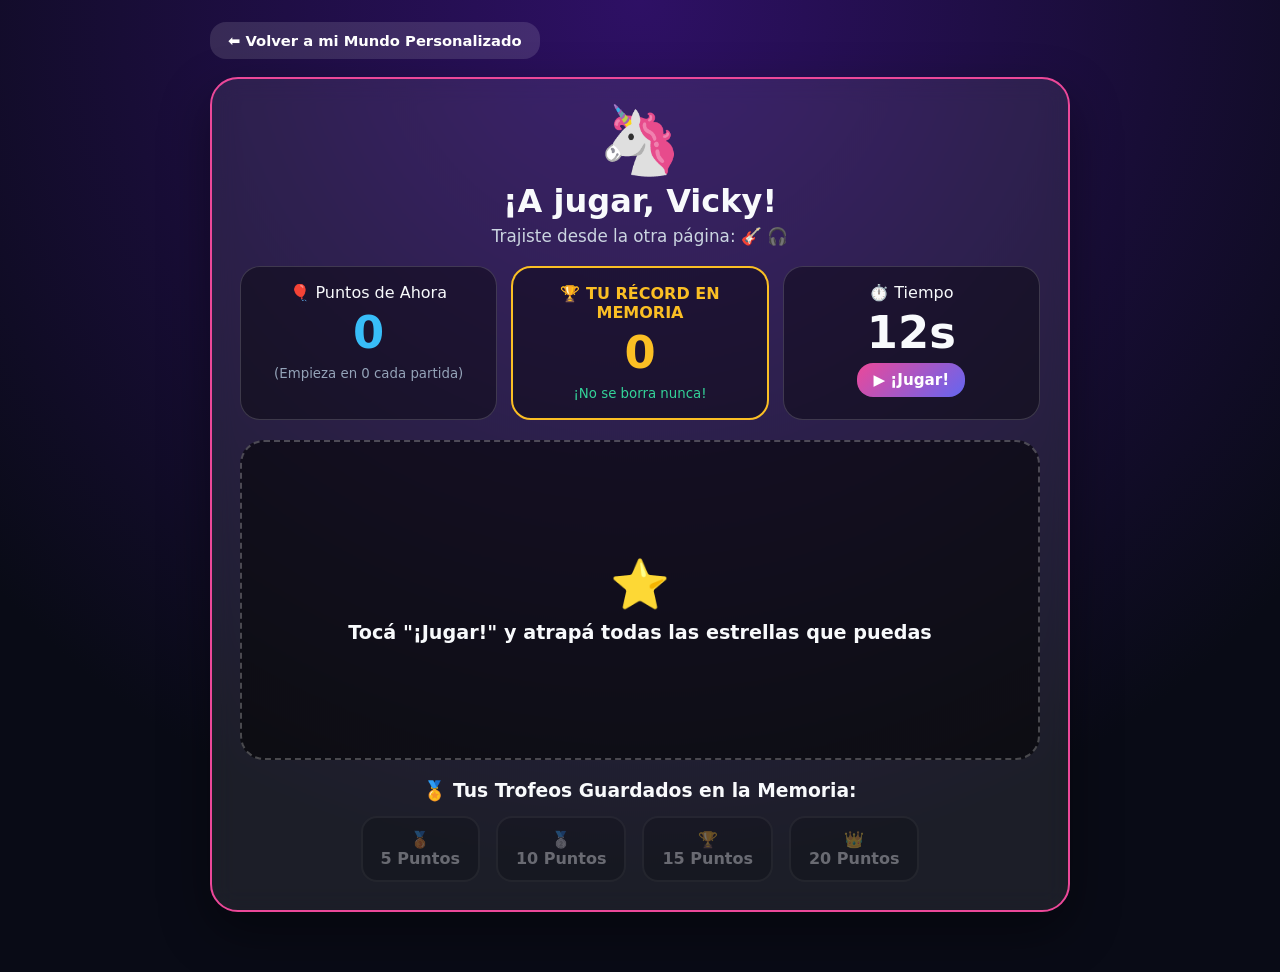
<file: clase-2-memoria-y-datos/juego-con-memoria.html>
<!DOCTYPE html>
<html lang="es">
<head>
  <meta charset="UTF-8">
  <meta name="viewport" content="width=device-width, initial-scale=1.0">
  <title>🎮 Juego con Memoria: ¡Tu Personaje viajó hasta acá!</title>
  <style>
    :root {
      --acento: #ec4899;
      --fondo-1: #2e1065;
    }

    * { box-sizing: border-box; margin: 0; padding: 0; }

    body {
      font-family: 'Segoe UI', system-ui, sans-serif;
      background: radial-gradient(circle at top, var(--fondo-1) 0%, #090b16 75%);
      color: #f8fafc;
      min-height: 100vh;
      padding: 22px 16px 60px;
      text-align: center;
    }

    .contenedor { max-width: 860px; margin: 0 auto; }

    .tarjeta-juego {
      background: rgba(255, 255, 255, 0.08);
      border: 2px solid var(--acento);
      border-radius: 28px;
      padding: 28px;
      margin-top: 18px;
      backdrop-filter: blur(12px);
      box-shadow: 0 20px 50px rgba(0,0,0,0.4);
    }

    .marcadores {
      display: grid;
      grid-template-columns: repeat(auto-fit, minmax(200px, 1fr));
      gap: 14px;
      margin: 20px 0;
    }

    .caja-puntos {
      background: rgba(0,0,0,0.4);
      border: 1px solid rgba(255,255,255,0.16);
      border-radius: 20px;
      padding: 16px;
    }

    .num {
      font-size: 2.8rem;
      font-weight: 800;
      line-height: 1.1;
      margin: 6px 0;
    }

    .cancha {
      position: relative;
      height: 320px;
      background: rgba(0, 0, 0, 0.55);
      border: 2px dashed rgba(255,255,255,0.25);
      border-radius: 24px;
      overflow: hidden;
      display: flex;
      align-items: center;
      justify-content: center;
      margin-bottom: 20px;
      user-select: none;
    }

    .objetivo {
      position: absolute;
      font-size: 3.4rem;
      background: none;
      border: none;
      cursor: pointer;
      transition: transform 0.1s ease;
      filter: drop-shadow(0 0 14px var(--acento));
    }

    .objetivo:active { transform: scale(0.75); }

    .btn {
      display: inline-flex;
      align-items: center;
      gap: 8px;
      font-family: inherit;
      font-weight: 800;
      font-size: 1.05rem;
      padding: 13px 24px;
      border-radius: 16px;
      border: none;
      cursor: pointer;
      color: #fff;
      text-decoration: none;
      background: linear-gradient(135deg, var(--acento), #6366f1);
    }

    .estante-trofeos {
      display: flex;
      justify-content: center;
      gap: 16px;
      flex-wrap: wrap;
      margin-top: 14px;
    }

    .medalla {
      background: rgba(0,0,0,0.45);
      border: 2px solid rgba(255,255,255,0.15);
      border-radius: 16px;
      padding: 12px 18px;
      opacity: 0.35;
      transition: all 0.3s ease;
    }

    .medalla.ganada {
      opacity: 1;
      border-color: #fbbf24;
      background: rgba(251, 191, 36, 0.18);
      transform: scale(1.06);
    }
  </style>
</head>
<body>

  <audio id="snd-moneda" src="audios/moneda-magica.wav"></audio>
  <audio id="snd-record" src="audios/super-record.wav"></audio>

  <div class="contenedor">
    <div style="text-align: left;">
      <a class="btn" href="index.html" style="background: rgba(255,255,255,0.12); font-size:0.92rem; padding:10px 18px;">
        ⬅ Volver a mi Mundo Personalizado
      </a>
    </div>

    <div class="tarjeta-juego">
      <div id="avatar-gigante" style="font-size: 4.2rem; line-height: 1;">🦄</div>
      <h1 id="saludo-juego" style="font-size: 2rem; margin-top: 8px;">¡Bienvenida al Juego!</h1>
      <p id="mochila-juego" style="color: #cbd5e1; margin-top: 6px; font-size: 1.05rem;"></p>

      <div class="marcadores">
        <div class="caja-puntos">
          <div>🎈 Puntos de Ahora</div>
          <div class="num" id="pts-ahora" style="color:#38bdf8;">0</div>
          <small style="color:#94a3b8;">(Empieza en 0 cada partida)</small>
        </div>

        <div class="caja-puntos" style="border: 2px solid #fbbf24;">
          <div style="color:#fbbf24; font-weight:800;">🏆 TU RÉCORD EN MEMORIA</div>
          <div class="num" id="pts-record" style="color:#fbbf24;">0</div>
          <small style="color:#34d399;">¡No se borra nunca!</small>
        </div>

        <div class="caja-puntos">
          <div>⏱️ Tiempo</div>
          <div class="num" id="reloj-txt">12s</div>
          <button class="btn" id="btn-arrancar" onclick="empezar()" style="padding:8px 16px; font-size:0.95rem;">▶ ¡Jugar!</button>
        </div>
      </div>

      <div class="cancha" id="cancha">
        <div>
          <div style="font-size: 3rem; margin-bottom: 8px;">⭐</div>
          <strong style="font-size: 1.2rem;">Tocá "¡Jugar!" y atrapá todas las estrellas que puedas</strong>
        </div>
      </div>

      <h3>🏅 Tus Trofeos Guardados en la Memoria:</h3>
      <div class="estante-trofeos">
        <div class="medalla" id="med-1">🥉<br><strong>5 Puntos</strong></div>
        <div class="medalla" id="med-2">🥈<br><strong>10 Puntos</strong></div>
        <div class="medalla" id="med-3">🏆<br><strong>15 Puntos</strong></div>
        <div class="medalla" id="med-4">👑<br><strong>20 Puntos</strong></div>
      </div>
    </div>
  </div>

  <script>
    let puntos = 0;
    let record = Number(localStorage.getItem('vicky_record_estrellas') || 0);
    let tiempo = 12;
    let timer = null;
    let activo = false;
    let miAvatar = '🦄';

    window.addEventListener('DOMContentLoaded', () => {
      const nombre = localStorage.getItem('vicky_nombre') || 'Vicky';
      miAvatar = localStorage.getItem('vicky_avatar') || '🦄';
      const color = localStorage.getItem('vicky_color') || '#ec4899';
      const fondo1 = localStorage.getItem('vicky_fondo1') || '#2e1065';
      const objetos = JSON.parse(localStorage.getItem('vicky_mochila') || '["🎸","🎧"]');

      document.documentElement.style.setProperty('--acento', color);
      document.documentElement.style.setProperty('--fondo-1', fondo1);

      document.getElementById('avatar-gigante').textContent = miAvatar;
      document.getElementById('saludo-juego').textContent = `¡A jugar, ${nombre}!`;
      document.getElementById('mochila-juego').textContent = objetos.length > 0
        ? `Trajiste desde la otra página: ${objetos.join('  ')}`
        : '¡Mirá cómo esta página recordó tu nombre, tu personaje y tus colores!';

      actualizarTrofeos();
    });

    function actualizarTrofeos() {
      document.getElementById('pts-record').textContent = record;
      document.getElementById('med-1').classList.toggle('ganada', record >= 5);
      document.getElementById('med-2').classList.toggle('ganada', record >= 10);
      document.getElementById('med-3').classList.toggle('ganada', record >= 15);
      document.getElementById('med-4').classList.toggle('ganada', record >= 20);
    }

    function empezar() {
      if (activo) return;
      activo = true;
      puntos = 0;
      tiempo = 12;
      document.getElementById('pts-ahora').textContent = '0';
      document.getElementById('reloj-txt').textContent = '12s';
      document.getElementById('btn-arrancar').textContent = '🔥 ¡Rápido!';
      crearObjetivo();

      timer = setInterval(() => {
        tiempo--;
        document.getElementById('reloj-txt').textContent = tiempo + 's';
        if (tiempo <= 0) {
          clearInterval(timer);
          activo = false;
          const s = document.getElementById('snd-record');
          s.currentTime = 0;
          s.play().catch(() => {});
          document.getElementById('cancha').innerHTML = `
            <div>
              <div style="font-size:3.2rem;">🎉</div>
              <h2>¡Hiciste ${puntos} puntos!</h2>
              <p style="color:#34d399; margin-top:6px;">Tu récord de ${record} puntos y tus medallas quedaron guardados en la memoria.</p>
            </div>
          `;
          document.getElementById('btn-arrancar').textContent = '🔄 Jugar de Nuevo';
        }
      }, 1000);
    }

    function crearObjetivo() {
      if (!activo) return;
      const cancha = document.getElementById('cancha');
      cancha.innerHTML = '';
      const b = document.createElement('button');
      b.className = 'objetivo';
      const iconos = ['⭐', '💎', '🌟', miAvatar];
      b.textContent = iconos[puntos % iconos.length];
      b.style.left = Math.floor(Math.random() * Math.max(40, cancha.clientWidth - 80)) + 'px';
      b.style.top = Math.floor(Math.random() * Math.max(40, cancha.clientHeight - 80)) + 'px';

      b.onclick = () => {
        puntos++;
        document.getElementById('pts-ahora').textContent = puntos;
        const s = document.getElementById('snd-moneda');
        s.currentTime = 0;
        s.play().catch(() => {});
        if (puntos > record) {
          record = puntos;
          localStorage.setItem('vicky_record_estrellas', record);
          actualizarTrofeos();
        }
        crearObjetivo();
      };
      cancha.appendChild(b);
    }
  </script>
</body>
</html>
</file>
<file: estilos.css>
/* ==========================================================================
   🎨 ARCHIVO DE ESTILOS (estilos.css)
   El navegador lee este archivo para saber de qué color, tamaño y forma
   dibujar todas las páginas conectadas a él.
   ========================================================================== */

:root {
  /* 🎯 MISIÓN 1: ¡Probá cambiar estos colores y guardá el archivo (Ctrl + S)!
     Ejemplos: #ec4899 (rosa neón), #10b981 (verde esmeralda), #f59e0b (dorado), #8b5cf6 (violeta) */
  --color-acento: #ec4899;
  --color-secundario: #8b5cf6;
  --color-fondo: #0f1021;
  --color-tarjeta: rgba(255, 255, 255, 0.07);
  --color-texto: #f8fafc;
}

* {
  box-sizing: border-box;
  margin: 0;
  padding: 0;
}

body {
  font-family: 'Segoe UI', system-ui, -apple-system, sans-serif;
  background: radial-gradient(circle at top right, #231942 0%, var(--color-fondo) 60%);
  color: var(--color-texto);
  min-height: 100vh;
  line-height: 1.6;
  padding: 24px 16px 60px;
}

.contenedor {
  max-width: 860px;
  margin: 0 auto;
}

/* Barra que muestra en vivo si estamos en file://, http:// o https:// */
.barra-protocolo {
  display: inline-flex;
  align-items: center;
  gap: 10px;
  background: rgba(15, 23, 42, 0.85);
  border: 1px solid rgba(255, 255, 255, 0.18);
  padding: 8px 16px;
  border-radius: 999px;
  font-size: 0.88rem;
  margin-bottom: 20px;
}

.punto-estado {
  width: 10px;
  height: 10px;
  border-radius: 50%;
  background: #f59e0b;
  box-shadow: 0 0 10px currentColor;
}

.hero {
  background: var(--color-tarjeta);
  border: 1px solid rgba(255, 255, 255, 0.14);
  border-radius: 24px;
  padding: 28px;
  text-align: center;
  backdrop-filter: blur(12px);
  box-shadow: 0 20px 45px rgba(0, 0, 0, 0.35);
}

.hero img {
  width: 100%;
  max-height: 310px;
  object-fit: cover;
  border-radius: 18px;
  margin-bottom: 20px;
  border: 1px solid rgba(255, 255, 255, 0.15);
}

h1 {
  font-size: 2.2rem;
  margin-bottom: 8px;
  background: linear-gradient(90deg, #ffffff, var(--color-acento), #38bdf8);
  -webkit-background-clip: text;
  -webkit-text-fill-color: transparent;
}

.subtitulo {
  color: #cbd5e1;
  font-size: 1.05rem;
  max-width: 600px;
  margin: 0 auto 20px;
}

.grilla {
  display: grid;
  grid-template-columns: repeat(auto-fit, minmax(260px, 1fr));
  gap: 20px;
  margin-top: 24px;
}

.tarjeta {
  background: var(--color-tarjeta);
  border: 1px solid rgba(255, 255, 255, 0.12);
  border-radius: 20px;
  padding: 22px;
  transition: transform 0.2s ease, border-color 0.2s ease;
}

.tarjeta:hover {
  transform: translateY(-4px);
  border-color: var(--color-acento);
}

.tarjeta h2 {
  font-size: 1.25rem;
  margin-bottom: 10px;
  display: flex;
  align-items: center;
  gap: 8px;
}

.tarjeta p {
  color: #cbd5e1;
  font-size: 0.95rem;
  margin-bottom: 16px;
}

audio {
  width: 100%;
  height: 40px;
  border-radius: 10px;
  margin-top: 6px;
}

.boton-link {
  display: inline-block;
  text-decoration: none;
  background: linear-gradient(135deg, var(--color-acento), var(--color-secundario));
  color: white;
  font-weight: 600;
  padding: 11px 20px;
  border-radius: 12px;
  border: none;
  cursor: pointer;
  font-size: 0.95rem;
  transition: opacity 0.2s ease, transform 0.15s ease;
}

.boton-link:hover {
  opacity: 0.92;
  transform: scale(1.02);
}

.boton-secundario {
  background: rgba(255, 255, 255, 0.1);
  border: 1px solid rgba(255, 255, 255, 0.22);
}

.etiqueta-ruta {
  display: inline-block;
  font-family: Consolas, monospace;
  font-size: 0.8rem;
  background: rgba(0, 0, 0, 0.4);
  color: #38bdf8;
  padding: 3px 8px;
  border-radius: 6px;
  margin-bottom: 10px;
}

footer {
  text-align: center;
  margin-top: 36px;
  color: #94a3b8;
  font-size: 0.88rem;
}
</file>
